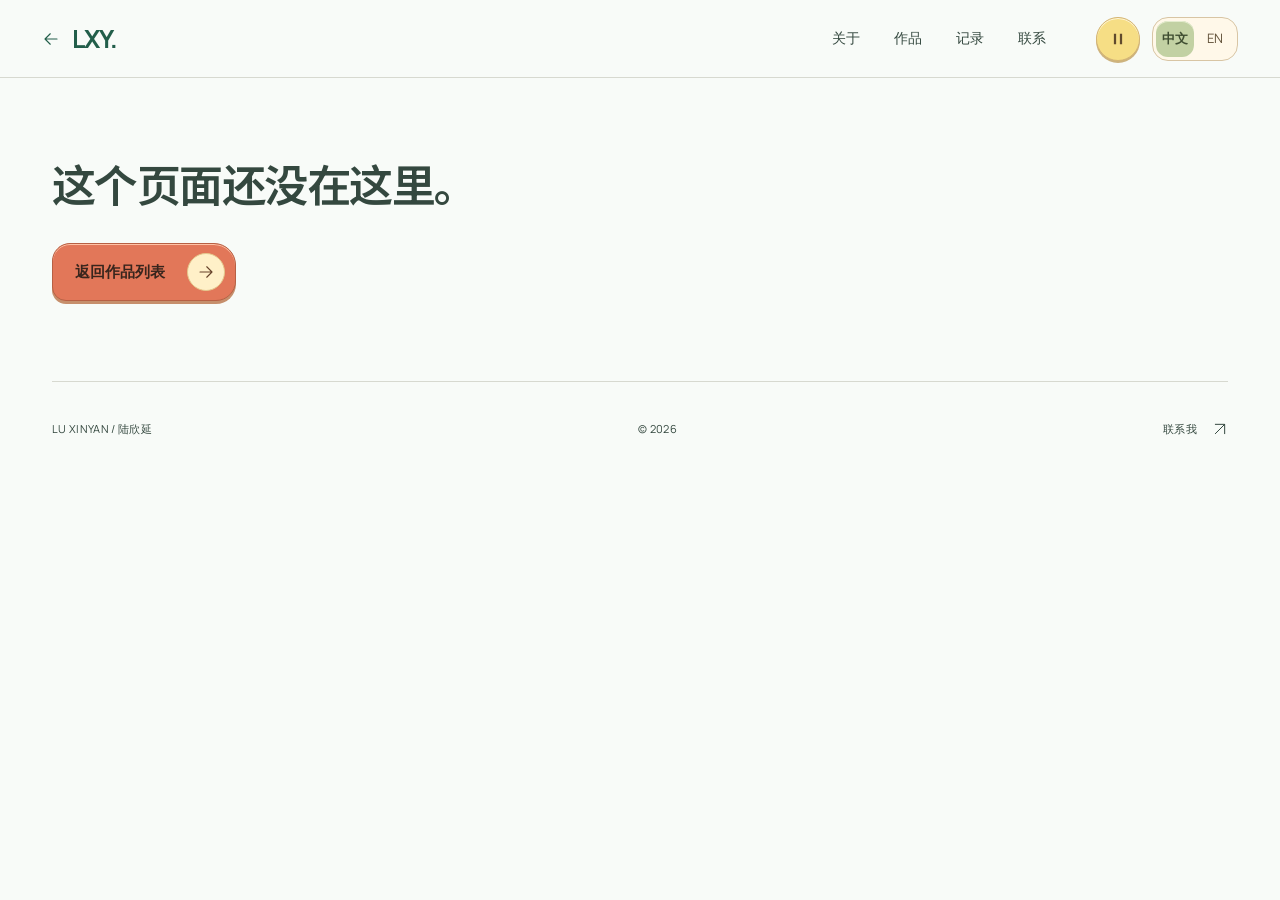
<file: index.html>
<!doctype html>
<html lang="zh-CN">
<head><meta charset="UTF-8"/><meta name="viewport" content="width=device-width, initial-scale=1.0"/><meta name="theme-color" content="#d8fff0"/><meta name="description" content="陆欣延的个人作品网站。产品与 AI 应用、交互与服务设计、AIGC 与视觉叙事。"/><title>陆欣延 · Lu Xinyan — 个人作品</title><link rel="icon" type="image/svg+xml" href="/favicon.svg"/>  <script type="module" crossorigin src="/assets/index-ClygX7f2.js"></script>
  <link rel="stylesheet" crossorigin href="/assets/index-DBmLnIkh.css">
</head>
<body><!-- THESIS: A kinetic personal portal whose navigation opens distinct pages. OWN-WORLD: luminous mint, green-black ink and moving silver reflections; open typography and precise circular controls. STORY: meet Lu Xinyan, turn through her work, read the evidence and contact her. FIRST VIEWPORT: a full-screen double lens with large silver LXY initials at centre, four readable surrounding page links and persistent language/motion controls. FORM: user-pinned Xiaoying reference, independent route architecture and artwork kaleidoscope; seed 0263ff10 acknowledged and overridden by explicit brief. FINISH: unreviewed and undocumented is unfinished; this build ends with the finish review, the verdict, DESIGN.md, and every shipping raster carrying its provenance --><div id="root"></div></body></html>
</file>
<file: assets/index-DBmLnIkh.css>
@font-face{font-family:Manrope;src:url(/assets/fonts/manrope-regular.ttf)format("truetype");font-display:swap;font-weight:200 500}@font-face{font-family:Manrope;src:url(/assets/fonts/manrope-bold.ttf)format("truetype");font-display:swap;font-weight:550 800}*{box-sizing:border-box}html{scroll-behavior:smooth;scroll-padding-top:110px}body{color:#152333;-webkit-font-smoothing:antialiased;background:#f5f6f8;margin:0;font-family:Manrope,PingFang SC,Microsoft YaHei,sans-serif;font-size:1rem;line-height:1.75}a{color:inherit;text-decoration:none}button{font:inherit;cursor:pointer}button,a{-webkit-tap-highlight-color:transparent}button:focus-visible,a:focus-visible{outline-offset:5px;outline:3px solid #214ce3}img{max-width:100%;display:block}button{color:inherit}h1,h2,h3,p,figure{margin:0}h1,h2,h3{text-wrap:balance;line-height:1.25}h1{letter-spacing:-.035em;font-size:clamp(2.875rem,5.7vw,5.125rem);font-weight:650}h1 em{color:#214ce3;font-style:normal}h2{letter-spacing:-.025em;font-size:clamp(1.875rem,3vw,2.625rem);font-weight:600}h3{font-size:1.4375rem;font-weight:600}.wrap{width:min(1280px,100% - 112px);margin-inline:auto}.site-header{z-index:20;background:#f5f6f8;justify-content:space-between;align-items:center;gap:24px;height:104px;padding-inline:56px;display:flex;position:relative}.brand{align-items:center;gap:14px;font-size:1rem;font-weight:600;line-height:1.3;display:flex}.brand small{letter-spacing:.14em;margin-top:5px;font-size:.625rem;display:block}.monogram{letter-spacing:-.04em;font-size:2.875rem;font-weight:650;line-height:1}.monogram>span{color:#214ce3}.site-header nav{gap:36px;margin-left:auto;margin-right:35px;display:flex}.site-header nav a{padding:10px 0;font-size:.9375rem;position:relative}.site-header nav a:after{content:"";transform-origin:0;background:#214ce3;width:100%;height:2px;transition:transform .25s;position:absolute;bottom:5px;left:0;transform:scaleX(0)}.site-header nav a:hover:after{transform:scaleX(1)}.language{background:0 0;border:1px solid #cbd0d8;border-radius:25px;padding:9px 16px;font-size:.8125rem}.language span{color:#8993a1;margin:0 6px}.hero{grid-template-columns:1.25fr 1fr;align-items:center;gap:5%;padding-top:42px;padding-bottom:82px;display:grid}.hero-copy{padding-block:15px}.hero-intro{color:#526072;max-width:450px;margin-top:32px;font-size:1.0625rem;line-height:1.95}.hero-actions{align-items:center;gap:32px;margin-top:36px;display:flex}.button{border:0;border-radius:50px;align-items:center;gap:30px;min-height:52px;padding:15px 24px;font-size:.9375rem;font-weight:550;transition:background .2s,transform .25s;display:inline-flex}.primary{color:#fff;background:#214ce3}.primary:hover{background:#1536b3;transform:translateY(-2px)}.text-link{border-bottom:1px solid #a4adba;align-items:center;gap:8px;padding-block:8px;font-size:.9375rem;display:inline-flex}.disciplines{color:#536172;flex-wrap:wrap;gap:8px 15px;margin-top:56px;font-size:.8125rem;display:flex}.disciplines span+span:before{content:"/";color:#9ba4af;margin-right:15px}.portrait-stage{background:#214ce3;border-radius:180px 180px 18px 18px;place-self:center end;width:100%;max-width:440px;padding:18px 18px 0;position:relative}.portrait-frame{border-radius:170px 170px 8px 8px;height:380px;overflow:hidden}.portrait-frame img{object-fit:cover;object-position:50% 43%;width:100%;height:100%}.portrait-stage figcaption{color:#fff;justify-content:space-between;align-items:center;padding:20px 8px 23px;font-size:.875rem;line-height:1.6;display:flex}.portrait-sign{letter-spacing:-.025em;font-size:1.6875rem;font-weight:300}.section-heading{justify-content:space-between;align-items:end;gap:24px;margin-bottom:35px;display:flex}.section-heading>span{letter-spacing:.12em;color:#637183;padding-bottom:5px;font-size:.75rem}.work-section{border-top:1px solid #d6dce4;padding-block:35px 80px}.initial-work{grid-template-columns:1.1fr 1fr;gap:32px;display:grid}.initial-work img{aspect-ratio:1.7;object-fit:cover;border-radius:16px}.initial-work h3{justify-content:space-between;margin-top:21px;display:flex}.initial-work p{color:#657181;margin-top:8px;font-size:.875rem}@media (width>=1700px){.hero{gap:10%}}@media (width<=850px){.wrap{width:calc(100% - 48px)}.site-header{height:86px;padding-inline:24px}.site-header nav{gap:20px;margin-right:5px}.hero{gap:24px;padding-top:28px;padding-bottom:55px}.portrait-frame{height:320px}.portrait-stage{padding:12px 12px 0}.portrait-sign{font-size:1.3125rem}.portrait-stage figcaption{padding:15px 4px;font-size:.75rem}.disciplines{margin-top:30px;font-size:.75rem}.hero-intro{font-size:1rem}.hero-actions{gap:20px}.button{gap:16px}}@media (width<=600px){.wrap{width:calc(100% - 40px)}.site-header{gap:12px;height:80px;padding-inline:20px}.brand{gap:10px;font-size:.875rem}.brand small{font-size:.5625rem}.monogram{font-size:2.25rem}.site-header nav{display:none}.language{margin-left:auto}.hero{grid-template-columns:1fr;gap:38px;padding-top:28px;padding-bottom:48px}.hero-copy{padding:0}h1{font-size:clamp(2.5rem,10.5vw,4rem);line-height:1.28}.hero-intro{margin-top:22px;font-size:1rem;line-height:1.9}.hero-actions{margin-top:26px}.disciplines{gap:8px 10px;margin-top:27px;font-size:.75rem}.disciplines span+span:before{margin-right:10px}.portrait-stage{border-radius:150px 150px 14px 14px;justify-self:center;width:82%;max-width:360px}.portrait-frame{border-radius:140px 140px 8px 8px;height:310px}.portrait-stage figcaption{padding:15px 8px;font-size:.8125rem}.portrait-sign{font-size:1.4375rem}.section-heading{flex-direction:column;align-items:start;gap:10px}.section-heading>span{font-size:.75rem}.initial-work{grid-template-columns:1fr;gap:32px}.initial-work img{aspect-ratio:1.5}.initial-work h3{font-size:1.3125rem}.work-section{padding-block:30px 60px}}@media (prefers-reduced-motion:reduce){html{scroll-behavior:auto}*,:before,:after{transition:none!important;animation:none!important}}:root{--ink:#152333;--blue:#214ce3;--muted:#58677a;--line:#d6dce4;--paper:#f5f6f8;--ease:cubic-bezier(.16,1,.3,1)}main:focus{outline:none}.skip-link{z-index:100;background:var(--blue);color:#fff;border-radius:8px;padding:10px 18px;position:fixed;top:12px;left:20px;transform:translateY(-150%)}.skip-link:focus{transform:none}.site-header{border-bottom:1px solid #0000;position:sticky;top:0}.site-header nav{margin-left:auto}.header-actions{align-items:center;gap:13px;display:flex}.language{white-space:nowrap;align-items:center;padding:4px 9px;display:flex}.language button{color:#627084;background:0 0;border:0;min-height:36px;padding:6px 3px;font-size:.8125rem;font-weight:400}.language button[aria-pressed=true]{color:#152333;font-weight:700}.language span{margin:0 6px}.menu-toggle{background:0 0;border:0;min-width:44px;min-height:44px;padding:8px;display:none}.work-controls{justify-content:space-between;align-items:center;gap:20px;margin-bottom:30px;display:flex}.filters{flex-wrap:wrap;gap:8px;display:flex}.filters button:hover{color:var(--ink);background:#e8ebf1}.filters button[aria-pressed=true]{background:var(--ink);color:#fff}.result-count{color:var(--muted);white-space:nowrap;font-size:.8125rem}.projects-grid{grid-template-columns:repeat(2,minmax(0,1fr));gap:48px 30px;display:grid}.project-card{min-width:0;display:block}.project-image{background:var(--stage);aspect-ratio:1.75;border-radius:16px;position:relative;overflow:hidden}.project-image>img{object-fit:cover;width:100%;height:100%;transition:transform .8s var(--ease);image-rendering:auto}.project-card:hover .project-image>img{transform:scale(1.035)}.project-W01 .project-image,.project-W02 .project-image{align-items:end;padding:30px 30px 0;display:flex}.project-W01 .project-image>img,.project-W02 .project-image>img{object-fit:cover;object-position:left top;border-radius:7px 7px 0 0;height:auto;min-height:88%;box-shadow:0 12px 30px #15233317}.project-P02 .project-image>img,.project-P03 .project-image>img,.project-P04 .project-image>img,.project-P05 .project-image>img,.project-P06 .project-image>img{object-fit:contain;align-self:center;height:auto}.project-P02 .project-image,.project-P03 .project-image,.project-P04 .project-image,.project-P05 .project-image,.project-P06 .project-image{align-items:center;padding:20px 0;display:flex}.project-open{width:42px;height:42px;color:var(--ink);opacity:0;transition:opacity .25s,transform .35s var(--ease);background:#fff;border-radius:50%;place-items:center;display:grid;position:absolute;bottom:16px;right:16px;transform:translateY(4px)}.project-card:hover .project-open,.project-card:focus-visible .project-open{opacity:1;transform:none}.project-info{padding-top:18px}.project-info>p{color:var(--muted);margin-bottom:9px;font-size:.8125rem}.project-info h3{letter-spacing:-.02em;font-size:clamp(1.3125rem,2.2vw,1.75rem);font-weight:550;line-height:1.4}.media-label{color:#fff;background:#152333e8;border-radius:25px;align-items:center;gap:6px;padding:6px 12px;font-size:.75rem;display:flex;position:absolute;bottom:15px;left:15px}.media-label svg{width:16px;height:16px}.portfolio-link{border-top:1px solid var(--line);justify-content:space-between;align-items:center;gap:24px;margin-top:56px;padding-top:30px;display:flex}.portfolio-link p{color:var(--muted);font-size:.9375rem}.portfolio-link a{white-space:nowrap}.about-section{background:#e9edf4;padding:90px 0 65px}.about-grid{grid-template-columns:1.1fr 1fr;gap:8%;display:grid}.about-heading h2{font-size:clamp(1.875rem,3vw,2.625rem);line-height:1.6}.about-heading h2 span{color:#667587}.about-heading>p{color:var(--muted);margin-top:25px;font-size:.875rem}.about-copy>p{font-size:1.0625rem;line-height:1.95}.about-copy>p+p{margin-top:18px}.education{flex-direction:column;gap:4px;margin:28px 0 20px;font-size:.875rem;line-height:1.9;display:flex}.education strong{font-size:1.0625rem}.education span{color:var(--muted)}.experience-list{border-top:1px solid #c9d2df;margin-top:65px}.experience{border-bottom:1px solid #c9d2df;grid-template-columns:1fr 1.5fr 2.5fr;gap:32px;padding:28px 0;display:grid}.experience-date{color:var(--muted);padding-top:5px;font-size:.8125rem}.experience h3{font-size:1.3125rem}.experience div>p{color:var(--muted);margin-top:7px;font-size:.875rem}.experience-text{color:#46566a;font-size:.9375rem;line-height:1.9}.skills-line{gap:48px;margin-top:35px;font-size:.875rem;display:flex}.skills-line>span{white-space:nowrap;color:var(--muted)}.skills-line>p{line-height:2}.journal-section{padding-block:100px}.journal-list{border-top:1px solid var(--line)}.journal-list>a,.journal-record{border-bottom:1px solid var(--line);grid-template-columns:100px 1fr 30px;align-items:center;gap:35px;padding:27px 0;display:grid}.journal-list time{color:var(--muted);font-variant-numeric:tabular-nums;font-size:.9375rem}.journal-list h3{font-size:1.25rem;font-weight:500;line-height:1.5;transition:color .2s}.journal-list p{color:var(--muted);margin-top:6px;font-size:.875rem}.journal-list>a:hover h3{color:var(--blue)}.journal-list>a>svg{transition:transform .25s var(--ease)}.journal-list>a:hover>svg{transform:translate(4px,-4px)}.contact-section{background:var(--blue);color:#fff;padding:72px 0 26px}.contact-heading{justify-content:space-between;align-items:center;gap:24px;display:flex}.contact-heading h2{font-size:clamp(2.5rem,5vw,4.25rem);font-weight:500;line-height:1.35}.contact-arrow{width:108px;height:108px;transition:background .3s,transform .4s var(--ease);border:1px solid #98afff;border-radius:50%;place-items:center;display:grid}.contact-arrow svg{width:55px;height:55px}.contact-arrow:hover{background:#ffffff14;transform:rotate(10deg)}.contact-details{flex-wrap:wrap;align-items:center;gap:45px;margin-top:44px;font-size:1.125rem;display:flex}.contact-details a{border-bottom:1px solid #8fa7fa;align-items:center;gap:10px;padding-bottom:3px;display:flex}.contact-details a:last-child{margin-left:auto;font-size:.9375rem}.footer-bottom{color:#e0e7ff;border-top:1px solid #6f8af1;justify-content:space-between;align-items:center;gap:24px;margin-top:74px;padding-top:23px;font-size:.8125rem;display:flex}.footer-bottom a{align-items:center;gap:8px;display:flex}.up-arrow{display:inline-flex;transform:rotate(-90deg)}.back-link{color:var(--muted);align-items:center;gap:10px;min-height:44px;font-size:.875rem;display:inline-flex}.back-arrow{display:inline-flex;transform:rotate(180deg)}.case{padding-top:32px;padding-bottom:70px}.case-intro{max-width:1000px;margin-top:32px}.case-discipline{color:var(--blue);margin-bottom:18px;font-size:.875rem}.case-intro h1{letter-spacing:-.035em;max-width:1100px;font-size:clamp(2.125rem,4.5vw,4rem);line-height:1.3}.case-summary{max-width:760px;color:var(--muted);margin-top:26px;font-size:1.25rem;line-height:1.9}.case-meta{border-block:1px solid var(--line);grid-template-columns:1.1fr 1fr 1.1fr;gap:30px;margin:36px 0 40px;padding:26px 0;display:grid}.case-meta dt{color:var(--muted);margin-bottom:8px;font-size:.8125rem}.case-meta dd{margin:0;font-size:.9375rem;line-height:1.8}.case-cover{border-radius:16px;padding:32px;overflow:hidden}.case-cover img{object-fit:contain;width:100%;height:auto;max-height:620px}.case-cover-W01,.case-cover-W02{padding:50px 60px 0}.case-sections{margin-top:70px}.case-section+.case-section{margin-top:80px}.case-section-copy{grid-template-columns:1fr 1.7fr;gap:7%;margin-bottom:30px;display:grid}.case-section-copy h2{letter-spacing:-.02em;font-size:1.75rem;line-height:1.5}.case-section-copy p{color:#435369;font-size:1.0625rem;line-height:2}.artwork-gallery,.screenshot-gallery{gap:30px;display:grid}.artwork-gallery figure>a{background:#e4e8ef;border-radius:10px;display:block;position:relative;overflow:hidden}.artwork-gallery img{width:100%;height:auto}.expand-art{background:#fff;border-radius:50%;padding:8px;display:flex;position:absolute;bottom:12px;right:12px}.artwork-gallery figcaption{color:var(--muted);justify-content:space-between;margin-top:9px;font-size:.75rem;display:flex}.artwork-gallery figcaption a{text-underline-offset:4px;font-size:.8125rem;text-decoration:underline}.screenshot-gallery img{border-radius:10px;width:100%;height:auto}.screenshot-gallery figcaption{color:var(--muted);justify-content:flex-end;gap:5px;margin-top:8px;font-size:.75rem;display:flex}.screenshot-gallery figcaption svg{width:15px;height:15px}.three-themes{grid-template-columns:repeat(3,1fr);gap:20px}.video-wrap{aspect-ratio:16/9;background:#152333;border-radius:14px;position:relative;overflow:hidden}.video-wrap video{object-fit:contain;background:#101826;width:100%;height:100%;display:block}.video-launch{color:#fff;background:#152333;border:0;width:100%;height:100%;padding:0;display:block;position:relative}.video-launch>img{object-fit:cover;opacity:.91;width:100%;height:100%}.play-control{white-space:nowrap;color:#152333;background:#fff;border-radius:50px;align-items:center;gap:10px;padding:15px 23px;font-size:.9375rem;transition:box-shadow .3s;display:flex;position:absolute;top:50%;left:50%;transform:translate(-50%,-50%);box-shadow:0 8px 30px #0003}.video-launch:hover .play-control{box-shadow:0 12px 45px #0006}.video-error{color:#fff;background:#152333;flex-wrap:wrap;justify-content:center;align-items:center;gap:15px;padding:40px;display:flex;position:absolute;inset:0}.video-error button,.video-error a{color:#152333;background:#fff;border:0;border-radius:6px;padding:10px 18px}.reserved{color:#324a67;background:#eaf0f8;border:1px dashed #aeb9cc;border-radius:12px;align-items:center;gap:24px;margin-top:35px;padding:30px;display:flex}.reserved h3{margin-bottom:7px;font-size:1.25rem}.reserved p{color:#536a86;font-size:.9375rem;line-height:1.85}.reserved-icon{color:#617ca0;display:flex}.pending-label{white-space:nowrap;color:#526c8e;background:#dfe7f3;border-radius:30px;margin-left:auto;padding:5px 11px;font-size:.8125rem}.case-film>.reserved{margin-top:24px}.workflow-map{border-block:1px solid var(--line);grid-template-columns:repeat(4,1fr);gap:30px;margin-top:50px;padding-block:25px;display:grid}.workflow-map>div{position:relative}.workflow-map span{color:var(--blue);font-variant-numeric:tabular-nums;font-size:.8125rem}.workflow-map h3{margin-top:10px;font-size:1.1875rem}.workflow-map svg{color:#718097;position:absolute;top:10px;right:0}.publisher-list{grid-template-columns:repeat(4,1fr);gap:25px;margin-top:35px;display:grid}.publisher-list>div{border-top:1px solid #aab9ce;justify-content:space-between;align-items:baseline;gap:10px;padding:20px 0;display:flex}.publisher-list>div>span{font-size:1.0625rem}.publisher-list strong{letter-spacing:-.03em;font-size:2.25rem;font-weight:500}.publisher-list small{color:var(--muted);margin-left:7px;font-size:.8125rem;font-weight:400}.work-samples{margin-top:70px}.work-samples>h2{font-size:1.875rem}.work-samples>p{color:var(--muted);max-width:720px;margin-top:15px;font-size:1rem}.sample-grid{grid-template-columns:1fr 1fr;gap:30px;margin-top:28px;display:grid}.sample-grid h3{margin-bottom:15px;font-size:1.125rem}.sample-grid .play-control{padding:11px 19px;font-size:.875rem}.external-prototype{margin-top:40px}.case-download{border-block:1px solid var(--line);justify-content:space-between;align-items:center;gap:20px;margin-top:60px;padding-block:24px;display:flex}.case-download>p{color:var(--muted);font-size:.9375rem}.next-project{grid-template-columns:1fr 65px;gap:15px 40px;margin-top:70px;padding:25px 0;display:grid}.next-project>span{color:var(--muted);grid-column:1;font-size:.875rem}.next-project h2{grid-area:2/1;font-size:2.125rem}.next-project>svg{width:46px;height:46px;transition:transform .3s var(--ease);grid-area:1/2/3;align-self:center}.next-project:hover>svg{transform:translate(8px)}.not-found{padding-block:80px}.not-found h1{margin-bottom:30px;font-size:2.75rem}.resume{max-width:980px;padding-bottom:80px}.resume-tools{justify-content:space-between;align-items:center;margin:25px 0 60px;display:flex}.resume h1{font-size:3.25rem}.resume-top{border-bottom:2px solid var(--ink);padding-bottom:30px}.resume-top p{margin-top:15px}.resume section{margin-top:38px}.resume h2{color:var(--blue);margin-bottom:20px;font-size:1.5625rem}.resume h3{font-size:1.1875rem;line-height:1.55}.resume p,.resume li{font-size:.9375rem;line-height:1.9}.resume-job{margin-top:27px}.resume-job .muted{color:var(--muted);margin:5px 0 10px;font-size:.8125rem}.resume ul{padding-left:22px}.resume-top a{white-space:nowrap}::-webkit-scrollbar{width:9px;height:7px}::-webkit-scrollbar-thumb{background:#a9b6cc;border:2px solid #f5f6f8;border-radius:8px}a{text-underline-offset:5px}@keyframes scene-out{to{opacity:0}}@keyframes scene-in{0%{opacity:.65;clip-path:inset(0 0 2%)}to{opacity:1;clip-path:inset(0)}}@media (width>=1600px){.site-header{padding-inline:max(56px,50vw - 640px)}}@media (width<=1000px){.projects-grid{gap:38px 24px}.project-card:nth-child(4n+2){padding-top:45px}.work-controls{align-items:start}.filters{gap:5px}.filters button{padding:9px 12px;font-size:.8125rem}.result-count{padding-top:12px}.experience{grid-template-columns:.8fr 1.3fr 2fr;gap:24px}.experience-text{font-size:.875rem}.about-grid{gap:40px}.about-copy>p{font-size:1rem}.contact-details{gap:25px;font-size:1rem}.case-section-copy{grid-template-columns:1fr 1.6fr;gap:35px}.case-meta{gap:22px}.case-cover-W01,.case-cover-W02{padding:25px 25px 0}.case-summary{font-size:1.125rem}}@media (width<=750px){.site-header nav{gap:17px;margin-right:0}.site-header nav a{font-size:.875rem}.work-controls{flex-wrap:wrap;gap:8px}.filters{scrollbar-width:thin;flex-wrap:nowrap;max-width:100%;padding:4px 0 8px;overflow-x:auto}.filters button{white-space:nowrap;font-size:.875rem}.result-count{display:none}.projects-grid{gap:32px 22px}.project-card:nth-child(4n+2){padding-top:32px}.project-info h3{font-size:1.375rem}.project-W01 .project-image,.project-W02 .project-image{padding:15px 15px 0}.about-grid{grid-template-columns:1fr;gap:30px}.about-heading h2{font-size:2.125rem;line-height:1.5}.about-heading>p{margin-top:15px}.about-copy{max-width:620px}.experience-list{margin-top:45px}.experience{grid-template-columns:130px 1fr;gap:15px 24px}.experience-text{grid-column:2}.experience-date{grid-row:1/3}.skills-line{gap:25px}.journal-list>a,.journal-record{grid-template-columns:65px 1fr 24px;gap:20px}.journal-list h3{font-size:1.125rem}.contact-details{flex-direction:column;align-items:flex-start;gap:15px}.contact-details a:last-child{margin-left:0}.case-meta{grid-template-columns:1fr 1fr}.case-meta>div:last-child{grid-column:1/-1}.case-section-copy{grid-template-columns:1fr;gap:18px}.case-section-copy h2{font-size:1.625rem}.case-section-copy p{font-size:1rem}.case-sections{margin-top:45px}.case-section+.case-section{margin-top:50px}.reserved{flex-wrap:wrap;gap:16px;padding:22px}.reserved>div:nth-child(2){flex:1;min-width:180px}.pending-label{margin-left:46px}.workflow-map{grid-template-columns:1fr 1fr;row-gap:30px}.workflow-map>div:nth-child(2)>svg{display:none}.publisher-list{grid-template-columns:1fr 1fr}.sample-grid,.three-themes{grid-template-columns:1fr}.footer-bottom>span:nth-child(2){display:none}}@media (width<=600px){.site-header{border-bottom:1px solid #e3e7ee}.site-header nav{background:var(--paper);border-bottom:1px solid var(--line);width:100%;margin:0;padding:12px 20px 25px;display:none;position:absolute;top:79px;left:0;box-shadow:0 20px 30px #17263b12}.site-header nav.is-open{grid-template-columns:1fr 1fr;gap:4px 20px;display:grid}.site-header nav a{min-height:48px;padding:12px 8px;font-size:1rem}.site-header nav a:after{display:none}.header-actions{gap:4px;margin-left:auto}.language{padding:3px 7px;font-size:.8125rem}.language button{font-size:.75rem}.language span{margin-inline:3px}.menu-toggle{justify-content:center;align-items:center;display:flex}.hero-actions{gap:24px}.hero-actions .button{gap:14px;padding:14px 22px;font-size:.875rem}.hero-actions .text-link{font-size:.875rem}.hero .disciplines{font-size:.75rem}.section-heading{gap:10px;margin-bottom:21px}.section-heading h2{font-size:1.875rem}.section-heading>span{font-size:.75rem}.work-controls{margin-bottom:20px;margin-inline:-2px}.filters{gap:4px}.filters button{min-height:44px;padding-inline:14px;font-size:.8125rem}.projects-grid{grid-template-columns:1fr;gap:34px}.project-card:nth-child(4n+2){padding-top:0}.project-image{aspect-ratio:1.6;border-radius:12px}.project-info{padding-top:14px}.project-info>p{margin-bottom:7px;font-size:.75rem}.project-info h3{font-size:1.375rem;line-height:1.5}.project-open{opacity:1;width:36px;height:36px;bottom:12px;right:12px;transform:none}.media-label{font-size:.75rem}.portfolio-link{flex-direction:column;align-items:start;gap:14px;margin-top:36px;padding-top:24px}.portfolio-link p{font-size:.875rem}.about-section{padding:55px 0 45px}.about-heading h2{font-size:1.875rem;line-height:1.55}.about-heading>p{font-size:.8125rem}.about-grid{gap:22px}.about-copy>p{font-size:1rem}.education{margin-top:25px;font-size:.8125rem}.education strong{font-size:1rem}.experience{grid-template-columns:1fr;gap:10px;padding:25px 0}.experience-date{grid-row:auto;font-size:.75rem}.experience-text{grid-column:1;margin-top:4px;font-size:.9375rem}.experience h3{font-size:1.25rem}.experience div>p{margin-top:5px;font-size:.875rem}.skills-line{flex-direction:column;gap:10px;font-size:.875rem}.journal-section{padding-block:60px}.journal-list>a,.journal-record{grid-template-columns:45px 1fr 20px;gap:15px;padding-block:23px}.journal-list time{align-self:start;padding-top:4px;font-size:.8125rem}.journal-list h3{font-size:1.0625rem;line-height:1.6}.journal-list p{font-size:.8125rem}.journal-list svg{width:20px}.contact-section{padding-top:48px}.contact-heading h2{font-size:2.5rem}.contact-arrow{flex-shrink:0;width:66px;height:66px}.contact-arrow svg{width:34px;height:34px}.contact-details{overflow-wrap:anywhere;gap:18px;margin-top:30px;font-size:1rem}.contact-details a{max-width:100%;font-size:1rem}.footer-bottom{gap:15px;margin-top:46px;font-size:.75rem}.footer-bottom a{white-space:nowrap}.case{padding-top:17px;padding-bottom:45px}.case-intro{margin-top:25px}.case-discipline{margin-bottom:13px;font-size:.8125rem}.case-intro h1{font-size:2.125rem;line-height:1.4}.case-summary{margin-top:20px;font-size:1.0625rem;line-height:1.9}.case-meta{grid-template-columns:1fr;gap:20px;margin:27px 0;padding-block:22px}.case-meta>div:last-child{grid-column:1}.case-meta dt{margin-bottom:4px;font-size:.75rem}.case-meta dd{font-size:.875rem}.case-cover{border-radius:10px;padding:15px}.case-cover-W01,.case-cover-W02{padding:15px 15px 0}.case-section-copy{margin-bottom:22px}.case-section-copy h2{font-size:1.5625rem}.case-section-copy p{line-height:1.95}.artwork-gallery,.screenshot-gallery{gap:25px}.artwork-gallery figure>a{border-radius:8px}.artwork-gallery img{object-fit:contain;background:var(--paper);min-height:150px}.expand-art{padding:5px;bottom:8px;right:8px}.expand-art svg{width:17px;height:17px}.artwork-gallery figcaption{font-size:.75rem}.video-wrap{border-radius:10px}.play-control{gap:7px;padding:13px 19px;font-size:.875rem}.reserved{border-radius:10px;gap:14px;margin-top:30px;padding:20px 16px}.reserved h3{font-size:1.1875rem}.reserved p{font-size:.875rem}.pending-label{margin-left:44px;font-size:.75rem}.reserved-icon{align-self:start;margin-top:1px}.workflow-map{gap:25px 20px;margin-top:30px;padding-block:22px}.workflow-map h3{font-size:1.0625rem}.workflow-map svg{width:18px;top:9px;right:2px}.publisher-list{gap:15px 24px}.publisher-list strong{font-size:1.875rem}.publisher-list>div>span{font-size:1rem}.work-samples{margin-top:45px}.work-samples>h2{font-size:1.625rem;line-height:1.5}.work-samples>p{font-size:.9375rem}.sample-grid{gap:24px}.case-download{flex-direction:column;align-items:start;gap:10px;margin-top:40px}.next-project{grid-template-columns:1fr 35px;gap:12px 20px;margin-top:40px}.next-project h2{font-size:1.625rem;line-height:1.5}.next-project>svg{width:32px;height:32px}.resume-tools{gap:16px;margin-bottom:35px}.resume-tools .button{gap:0;padding:12px 16px;font-size:.8125rem}.resume h1{font-size:2.625rem}.resume h2{font-size:1.5625rem}.resume h3{font-size:1.125rem}.resume p,.resume li{font-size:.9375rem}.resume-top p{overflow-wrap:anywhere}.not-found{padding-block:50px}.not-found h1{font-size:2rem}}@media (hover:none){.project-open{opacity:1;transform:none}}@media print{@page{margin:18mm}.site-header,.contact-section,.skip-link,.resume-tools{display:none!important}body{color:#111;font-size:11pt;background:#fff!important}.wrap{width:100%;max-width:none}.resume{padding:0}.resume h1{font-size:28pt}.resume h2{font-size:16pt}.resume h3{font-size:12pt}.resume p,.resume li{font-size:10pt}.resume section{margin-top:22px}.resume-job{break-inside:avoid;margin-top:18px}.resume-top{padding-bottom:20px}a{color:inherit}.resume h2,.resume h3{break-after:avoid}}.language button{min-height:40px;font-size:.875rem}.brand small{font-size:.625rem}.case-discipline{margin-bottom:18px}@media (width<=360px){.brand small{display:none}.brand{gap:7px}.language{padding-inline:6px}.header-actions{gap:0}}.case-discipline{margin-top:22px;margin-bottom:0}.portrait-stage figcaption{flex-wrap:wrap;gap:15px}.portrait-sign{white-space:nowrap}.project-W02 .project-image{align-items:center;padding:28px}.workflow-cover{color:#243967;background:#fafbff;border-radius:10px;align-self:center;width:100%;padding:23px 25px}.flow-cover-title{justify-content:space-between;align-items:center;gap:15px;font-size:19px;font-weight:600;display:flex}.flow-cover-title small{color:#5c7094;font-size:12px;font-weight:400}.flow-source{text-align:center;background:#edf3ff;border:1px solid #b0c4ee;border-radius:7px;width:160px;max-width:85%;margin:24px auto 0;padding:8px;font-size:14px;position:relative}.flow-source:after{content:"";border-left:1px solid #a9bde6;height:18px;position:absolute;top:100%;left:50%}.flow-branches{gap:15px;margin-top:17px;padding-top:18px;display:flex;position:relative}.flow-branches:before{content:"";border-top:1px solid #a9bde6;position:absolute;top:0;left:16%;right:16%}.flow-branches>span{text-align:center;background:#e2eaff;border-radius:7px;flex:1;padding:10px 4px;font-size:14px;position:relative}.flow-branches>span:before{content:"";border-left:1px solid #a9bde6;height:18px;position:absolute;bottom:100%;left:50%}.flow-delivery{text-align:center;color:#5c7094;margin-top:22px;font-size:12px}@media (width<=1000px){.project-W02 .project-image,.workflow-cover{padding:18px}.flow-cover-title{font-size:16px}.flow-source{margin-top:15px;padding:6px}.flow-delivery{margin-top:14px}.flow-branches{gap:8px}.flow-branches>span{padding:6px 4px;font-size:13px}}@media (width<=600px){.project-W02 .project-image{aspect-ratio:1.5}.workflow-cover{padding:20px}.flow-cover-title{font-size:17px}.flow-source{font-size:13px}.flow-delivery{font-size:11px}.case-discipline{margin-top:17px}.brand small{font-size:.75rem}}h1,h2,h3{font-family:Manrope,LX Sans SC,PingFang SC,Microsoft YaHei,sans-serif}.project-info>p{margin-top:9px;margin-bottom:0}.next-project h2{grid-row:1}.next-project>span{grid-row:2}.flow-delivery{font-size:.75rem}::view-transition-old(root){animation-fill-mode:both}::view-transition-new(root){animation-fill-mode:both}@media (prefers-reduced-motion:reduce){::view-transition-group(*){animation:none!important}::view-transition-old(*){animation:none!important}::view-transition-new(*){animation:none!important}}@font-face{font-family:LX Sans SC;font-style:normal;font-weight:600;font-display:swap;src:url(/assets/fonts/lx-sans-sc-0.woff2)format("woff2");unicode-range:U+3001,U+3002,U+300A,U+300B,U+4E00,U+4E09,U+4E0A,U+4E0B,U+4E0D,U+4E0E,U+4E13,U+4E16,U+4E1A,U+4E24,U+4E2A,U+4E2D,U+4E32,U+4E3A,U+4E3B,U+4E3E,U+4E48,U+4E49,U+4E4B,U+4E50,U+4E5F,U+4E60,U+4E61,U+4E66,U+4E86,U+4E8B,U+4E8E,U+4E92,U+4E9B,U+4EA4,U+4EA7,U+4EBA,U+4EC0,U+4ECA,U+4ECE,U+4ED8,U+4EE3,U+4EE5,U+4EEC,U+4EF6,U+4EFB,U+4EFD,U+4F1A,U+4F20,U+4F38,U+4F4D,U+4F4F,U+4F53,U+4F55,U+4F5C,U+4F60,U+4F7F,U+4F8B,U+4F9D,U+4FDD,U+4FE1,U+4FEE,U+505A,U+505C,U+5076,U+50CF,U+5143,U+5145,U+5146,U+5148,U+5149,U+5154,U+5165,U+5168,U+516C,U+516D,U+5170,U+5171,U+5173,U+5177,U+5185,U+518D,U+5199,U+51FA,U+51FB,U+5206,U+5207,U+5212,U+5217,U+5219,U+521B,U+5229,U+522B,U+5230,U+5236,U+524D,U+5267,U+526A,U+529F,U+52A0,U+52A1,U+52A8,U+52BF,U+5305,U+5316,U+534E,U+534F,U+5355,U+535C,U+5361,U+5370,U+5386,U+539F,U+53A8,U+53C2,U+53CA,U+53CD,U+53D1,U+53D6,U+53D8,U+53D9,U+53E0,U+53E3,U+53E4,U+53E6,U+53EA,U+53EF,U+53F0,U+53F6,U+5404,U+5408,U+540C,U+540D,U+540E,U+5411,U+5426,U+5427,U+542B,U+542C,U+542F,U+5448,U+5458,U+5468,U+5473,U+548C,U+54C1,U+54CD,U+54EA,U+5546,U+56DB,U+56DE,U+56F4,U+56FD,U+56FE,U+5728,U+5730,U+573A,U+578B,U+5806,U+5883,U+5904,U+590D,U+591A,U+5927,U+5931,U+5934,U+5947,U+594F,U+5956,U+5957,U+597D,U+5982,U+59CB,U+5A92,U+5B50,U+5B57,U+5B58,U+5B63,U+5B66,U+5B75,U+5B83,U+5B88,U+5B8C,U+5B9A,U+5B9E,U+5BA1,U+5BA2,U+5BB6,U+5BB9,U+5BDF,U+5BF9,U+5BFC,U+5C01,U+5C06,U+5C0F,U+5C1D,U+5C40,U+5C4A,U+5C55,U+5C71,U+5DE5,U+5DEE,U+5DF2,U+5E03,U+5E08,U+5E26,U+5E38,U+5E55,U+5E73,U+5E74,U+5E76,U+5E7B,U+5E8F,U+5E94,U+5EF6,U+5EFA,U+5F00,U+5F02,U+5F0F,U+5F15,U+5F53}@font-face{font-family:LX Sans SC;font-style:normal;font-weight:600;font-display:swap;src:url(/assets/fonts/lx-sans-sc-1.woff2)format("woff2");unicode-range:U+5F55,U+5F62,U+5F71,U+5F84,U+5F85,U+5F97,U+5FAA,U+5FAE,U+5FB7,U+5FC3,U+5FEB,U+5FF5,U+6001,U+601D,U+6027,U+606F,U+60C5,U+60F3,U+610F,U+611F,U+620F,U+6210,U+6211,U+6216,U+6237,U+623F,U+6240,U+624B,U+6253,U+6279,U+627F,U+6280,U+628A,U+6293,U+6296,U+62A4,U+62BD,U+62C6,U+62CD,U+62D6,U+62E5,U+62E9,U+62EC,U+62FF,U+6301,U+6309,U+6362,U+636E,U+6392,U+63A2,U+63A5,U+63CF,U+642D,U+6444,U+6491,U+64AD,U+64CD,U+64CE,U+652F,U+6536,U+6539,U+653E,U+6545,U+6548,U+6559,U+6570,U+6574,U+6587,U+6599,U+65B0,U+65B9,U+65C5,U+65CB,U+65E5,U+65E9,U+660E,U+662F,U+663E,U+6666,U+666F,U+6670,U+667A,U+6682,U+6696,U+6697,U+6700,U+6709,U+670D,U+671F,U+6728,U+672C,U+672F,U+673A,U+6750,U+675F,U+6761,U+6765,U+676F,U+677F,U+6781,U+6784,U+6790,U+6797,U+679C,U+67E5,U+6807,U+6821,U+6837,U+6838,U+683C,U+6848,U+6863,U+68A6,U+68B3,U+68C0,U+6982,U+6A21,U+6B21,U+6B22,U+6B23,U+6B65,U+6BB5,U+6BCF,U+6BD4,U+6BD5,U+6C42,U+6C5F,U+6CA1,U+6CB9,U+6CBF,U+6CD5,U+6CE8,U+6D41,U+6D4F,U+6D59,U+6D6E,U+6DB5,U+6DF7,U+6E05,U+6E29,U+6E38,U+6E90,U+6F14,U+6F2B,U+706F,U+70B9,U+70F9,U+7136,U+7164,U+7167,U+7236,U+7247,U+7248,U+724C,U+7269,U+72B6,U+72EC,U+73A9,U+73AF,U+73B0,U+7406,U+751F,U+7528,U+7535,U+753B,U+754C,U+7559,U+7684,U+76CA,U+76CF,U+76D6,U+76EE,U+76F4,U+76F8,U+770B,U+771F,U+773C,U+77E5,U+77ED,U+7814,U+786E,U+793A,U+793E,U+79BB,U+79CD,U+79D1,U+79D2,U+79EF,U+79FB,U+7A0B,U+7A33,U+7A76,U+7A7A,U+7A7F,U+7ACB,U+7AD9,U+7ADE,U+7AE0,U+7B2C,U+7B49,U+7B56,U+7B80,U+7BA1,U+7BB1,U+7BC7,U+7C73,U+7C7B,U+7CFB,U+7D20,U+7D22,U+7EA2,U+7EA6,U+7EA7,U+7EB3,U+7EBF,U+7EC4,U+7EC6,U+7EC7,U+7EC8,U+7ECF}@font-face{font-family:LX Sans SC;font-style:normal;font-weight:600;font-display:swap;src:url(/assets/fonts/lx-sans-sc-2.woff2)format("woff2");unicode-range:U+7ED3,U+7ED5,U+7ED8,U+7EDC,U+7EDF,U+7EE7,U+7EEA,U+7EED,U+7EF4,U+7F51,U+7F6E,U+7FFB,U+8003,U+8005,U+800C,U+804A,U+8054,U+80B2,U+80CC,U+80FD,U+811A,U+81EA,U+81F3,U+81F4,U+822A,U+8272,U+827A,U+8282,U+8303,U+8349,U+8363,U+83B7,U+83DC,U+8425,U+843D,U+84DD,U+85CF,U+878D,U+884C,U+8854,U+8865,U+8868,U+88C5,U+8981,U+8986,U+89C1,U+89C2,U+89C4,U+89C6,U+89C8,U+89C9,U+89D2,U+89E3,U+89E6,U+8A00,U+8A89,U+8BA1,U+8BA4,U+8BA9,U+8BAE,U+8BB0,U+8BB2,U+8BBE,U+8BC1,U+8BC4,U+8BC6,U+8BD1,U+8BD5,U+8BE6,U+8BED,U+8BF4,U+8BF7,U+8BFB,U+8C03,U+8C1C,U+8D1F,U+8D23,U+8D25,U+8D28,U+8D2F,U+8D44,U+8D5B,U+8D70,U+8D77,U+8DEF,U+8DF3,U+8DF5,U+8E2A,U+8F6C,U+8F7D,U+8F83,U+8F85,U+8F91,U+8F93,U+8FB9,U+8FBE,U+8FC7,U+8FCE,U+8FD0,U+8FD4,U+8FD8,U+8FD9,U+8FDB,U+8FDE,U+8FF0,U+8FFD,U+9000,U+9009,U+9010,U+9014,U+901A,U+9020,U+903B,U+9053,U+90A3,U+90AE,U+90E8,U+914D,U+91CC,U+91CD,U+91CF,U+949F,U+94B1,U+94FE,U+9500,U+952E,U+955C,U+957F,U+95ED,U+95EE,U+95F4,U+95F9,U+9605,U+9614,U+9636,U+9645,U+9646,U+964D,U+968F,U+96C6,U+9700,U+9752,U+9762,U+97F3,U+9875,U+9879,U+987A,U+987D,U+9884,U+9891,U+9898,U+989C,U+98CE,U+98DF,U+996A,U+9988,U+9996,U+9A8C,U+9AD8,U+9F50,U+9F99,U+FF08,U+FF09,U+FF0C,U+FF1A,U+FF1B}:root{--paper:#f8fbf8;--ink:#34483f;--muted:#607167;--blue:#225e4a;--line:#d7d9d0;--ease:cubic-bezier(.16,1,.3,1);--lightningcss-light:initial;--lightningcss-dark: ;color-scheme:light}body{background:var(--paper);color:var(--ink)}html{scroll-behavior:auto}h1,h2,h3{text-wrap:balance;font-weight:600}a,button{-webkit-tap-highlight-color:transparent}a:focus-visible,button:focus-visible{outline-offset:6px;outline:2px solid #116147}::selection{color:#effff7;background:#204d3d}::-webkit-scrollbar-track{background:#f8f7f3}::-webkit-scrollbar-thumb{background:#8c9a8e;border-color:#f8f7f3}.wrap{width:calc(100% - 104px);max-width:1320px;margin-inline:auto}.button{border-radius:0}.primary{background:var(--ink);color:#effff7}.primary:hover{background:#2c6551}.text-link{color:var(--ink)}.skip-link{z-index:120}.portal-root{--paper:#dcfff2;--ink:#183e33;--muted:#4b7064;--line:#a4cdbc;background:#374c43;min-height:100svh}.inner-root{background:var(--paper);min-height:100svh;color:var(--ink)}.portal-header{z-index:30;border-bottom:1px solid #accfbd80;justify-content:space-between;align-items:center;gap:25px;height:78px;padding:0 42px;display:flex;position:relative}.portal-header.on-portal{color:#e6fff2;border:0;position:absolute;inset:0 0 auto}.portal-brand{letter-spacing:-.04em;flex-shrink:0;align-items:center;gap:12px;font-size:25px;font-weight:800;display:flex}.portal-brand svg{width:18px}.brand-dot{color:#558c77}.on-portal .brand-dot{color:#b4e9d5}.inner-nav{align-items:center;gap:34px;margin-left:auto;margin-right:25px;display:flex}.inner-nav a{padding:10px 0;font-size:14px;position:relative}.inner-nav a[aria-current]:after{content:"";background:currentColor;width:100%;height:1px;position:absolute;bottom:3px;left:0}.inner-nav a:hover{color:#128262}.portal-tools{flex-shrink:0;align-items:center;gap:22px;display:flex}.portal-tools .language{color:inherit;background:0 0;border:none;border-radius:0;padding:0}.portal-tools .language button{color:inherit;opacity:.65;background:0 0;min-width:35px;font-size:13px}.portal-tools .language button[aria-pressed=true]{opacity:1;font-weight:700}.portal-tools .language span{opacity:.5;margin-inline:3px;font-size:12px}.motion-toggle{min-height:44px;color:inherit;cursor:pointer;background:0 0;border:none;justify-content:center;align-items:center;gap:7px;padding:0;font-size:11px;display:flex}.motion-toggle:disabled{opacity:.7;cursor:default}.motion-toggle:hover{opacity:.7}.portal-menu{display:none}.portal-home{isolation:isolate;color:#183e33;height:100svh;min-height:660px;position:relative;overflow:hidden}.lens-surface{z-index:-1;position:absolute;inset:0}.lens-surface canvas{width:100%;height:100%;display:block}.lens-fallback{background:radial-gradient(#ebfff7,#c6eddf);border:13px solid #b6cdc2;border-radius:45%;position:absolute;inset:13% 5%;box-shadow:inset 0 8px 22px #20483860,0 14px 24px #192f2550}.portal-identity{text-align:center;pointer-events:none;width:45%;max-width:550px;position:absolute;top:54%;left:50%;transform:translate(-50%,-50%)}.chrome-mark{filter:drop-shadow(0 12px 12px #58857520);-webkit-user-select:none;user-select:none;width:82%;height:auto;margin:0 auto 18px;animation:7.8s ease-in-out infinite mark-float;display:block}.chrome-stars{pointer-events:none;-webkit-user-select:none;user-select:none;position:absolute;inset:0}.chrome-star{width:var(--star-size);rotate:var(--star-tilt);animation:chrome-drift var(--star-period) ease-in-out infinite;animation-delay:var(--star-phase);display:block;position:absolute}.chrome-star img{width:100%;height:auto;animation:chrome-rock calc(var(--star-period) * 1.5) ease-in-out infinite;animation-delay:var(--star-phase);filter:drop-shadow(3px 8px 7px #294c3b26);display:block}.star-0{--star-size:78px;--star-tilt:-18deg;--star-period:9s;--star-phase:-2s;top:68%;left:21%}.star-1{--star-size:102px;--star-tilt:16deg;--star-period:11s;--star-phase:-6s;top:65%;right:24%}.star-2{--star-size:44px;--star-tilt:28deg;--star-period:8s;--star-phase:-4s;top:19%;left:47%}.star-3{--star-size:36px;--star-tilt:-12deg;--star-period:10s;--star-phase:-7s;top:33%;right:17%}@keyframes chrome-drift{0%,to{transform:translateY(0)}50%{transform:translateY(-12px)}}@keyframes chrome-rock{0%,to{transform:perspective(420px)rotateY(-12deg)rotate(-7deg)}50%{transform:perspective(420px)rotateY(16deg)rotate(9deg)}}.portal-identity h1{letter-spacing:.16em;margin-top:1px;font-size:30px;font-weight:500;line-height:1.4}.portal-identity p{letter-spacing:.1em;margin-top:15px;font-size:12px;line-height:1.8}.orbit-link{z-index:2;min-width:134px;transition:background .3s,transform .5s var(--ease);border-radius:2px;flex-direction:column;align-items:flex-start;gap:8px;padding:14px 18px;display:flex;position:absolute}.orbit-link:hover{background:#eafff794;transform:translateY(-5px)}.orbit-en{letter-spacing:.09em;font-size:20px;font-weight:600}.orbit-label{justify-content:space-between;align-items:center;gap:26px;font-size:13px;display:flex}.orbit-label svg{width:17px;height:17px;transition:transform .35s var(--ease)}.orbit-link:hover svg{transform:translate(3px,-3px)}.orbit-0{top:20%;left:26%}.orbit-1{top:49%;left:14%}.orbit-2{top:49%;right:12%}.orbit-3{top:20%;right:23%}.portal-bottom{color:#d6f1e2;letter-spacing:.05em;justify-content:space-between;align-items:center;gap:20px;font-size:12px;display:flex;position:absolute;bottom:22px;left:42px;right:42px}.portal-bottom>a{align-items:center;gap:10px;min-height:44px;display:flex}.portal-bottom svg{width:17px}.on-portal a:focus-visible,.on-portal button:focus-visible,.portal-bottom a:focus-visible{outline-color:#dffff2}.portal-identity h1:lang(en){letter-spacing:.015em}.orbital-nav .orbit-label{font-family:Manrope,LX Sans SC,PingFang SC,sans-serif}.kinetic-work{isolation:isolate;height:calc(100svh - 78px);min-height:600px;max-height:980px;position:relative;overflow:hidden}.kinetic-title{z-index:3;width:27%;max-width:330px;position:absolute;top:17%;left:4.1%}.kinetic-title h1{letter-spacing:-.035em;font-size:clamp(30px,3.1vw,49px);line-height:1.25}.kinetic-title>p{max-width:240px;color:var(--muted);margin-top:18px;font-size:12px;line-height:1.8}.kaleidoscope{aspect-ratio:1;width:min(54vw,100svh - 150px,650px);position:absolute;top:47%;left:50%;transform:translate(-50%,-50%)}.kaleido-art{position:absolute;inset:0}.kaleido-ring{animation:95s linear infinite kaleido-clockwise;position:absolute;inset:0}.kaleido-piece{transform:rotate(var(--turn));clip-path:ellipse(17% 29% at 50% 30%);position:absolute;inset:0}.kaleido-piece>div{background-image:var(--art);filter:saturate(.9);background-position:50%;background-size:130%;transition:background-image .25s;position:absolute;inset:0;transform:rotate(15deg)}.ring-1{animation:73s linear infinite kaleido-counter;inset:12%}.ring-1 .kaleido-piece{clip-path:ellipse(18% 29% at 50% 30%)}.ring-1 .kaleido-piece>div{background-size:190%;transform:scaleX(-1)rotate(40deg)}.ring-2{animation:49s linear infinite kaleido-clockwise;inset:25%}.ring-2 .kaleido-piece{clip-path:ellipse(19% 30% at 50% 31%)}.ring-2 .kaleido-piece>div{background-size:240%;transform:rotate(70deg)}.kaleido-centre{aspect-ratio:1;background:var(--piece-color);width:25%;transition:transform .5s var(--ease);border-radius:50%;padding:7px;display:block;position:absolute;top:50%;left:50%;transform:translate(-50%,-50%)rotate(-6deg);box-shadow:3px 12px 22px #173d3626}.kaleido-centre:hover{transform:translate(-50%,-50%)rotate(0)scale(1.08)}.kaleido-centre img{object-fit:cover;border-radius:50%;width:100%;height:100%}.kaleido-centre>span{color:var(--ink);background:#e9fff4;border-radius:50%;padding:8px;display:flex;position:absolute;bottom:3px;right:3px}.kaleido-centre svg{width:16px;height:16px}.selected-work{z-index:3;width:22%;position:absolute;bottom:22%;left:4.1%}.selected-count{font-variant-numeric:tabular-nums;letter-spacing:.08em;font-size:12px}.selected-work h2{margin-top:18px;font-size:22px;line-height:1.5}.selected-work p{color:var(--muted);margin-top:6px;font-size:12px;line-height:1.8}.selected-work>.text-link{gap:22px;margin-top:17px;font-size:13px}.selected-work h2 a:hover{text-decoration:underline;text-decoration-thickness:1px}.dial-panel{z-index:4;text-align:center;width:190px;position:absolute;bottom:10%;right:3.4%}.dial-shell{aspect-ratio:1;place-items:center;display:grid;position:relative}.dial-ticks{background:repeating-conic-gradient(from -.5deg,#37624f85 0deg 1deg,#0000 1deg 6deg);border-radius:50%;position:absolute;inset:0;-webkit-mask:radial-gradient(circle,#0000 64%,#000 65% 67%,#0000 68%);mask:radial-gradient(circle,#0000 64%,#000 65% 67%,#0000 68%)}.dial-indicator{transition:transform .5s var(--ease);pointer-events:none;position:absolute;inset:0}.dial-indicator>span{background:#234c3b;border-radius:2px;width:6px;height:13px;position:absolute;top:0;left:calc(50% - 3px)}.rotary-dial{cursor:grab;touch-action:none;color:#d9f7e9;background:linear-gradient(145deg,#5c7b6d,#193c30 75%);border:2px solid #112c23;border-radius:50%;place-items:center;width:70%;height:70%;display:grid;position:relative;box-shadow:5px 9px 15px #133e3626,inset 1px 2px 3px #f1fff385}.rotary-dial:active{cursor:grabbing}.dial-knurl{transition:transform .5s var(--ease);background:repeating-conic-gradient(#97b9a9 0deg 1.8deg,#163429 2deg 5.5deg);border:1px solid #b5d1c5;border-radius:50%;position:absolute;inset:12%}.dial-hub{z-index:1;background:#1b3b2e;border:1px solid #bad6c5;border-radius:50%;place-items:center;width:41%;height:41%;display:grid;transform:rotate(-90deg)}.dial-hub svg{width:20px}.dial-panel>p{letter-spacing:.06em;margin:6px -10px 8px;font-size:10px}.dial-steps{justify-content:center;align-items:center;gap:10px;display:flex}.dial-steps button{min-width:44px;min-height:44px;color:var(--ink);background:0 0;border:0;border-radius:50%;place-items:center;display:grid}.dial-steps button:hover{background:#9cc9b94d}.dial-steps span{font-variant-numeric:tabular-nums;font-size:12px}.dial-steps i{opacity:.5;margin:0 7px;font-style:normal}.work-scroll{align-items:center;gap:15px;min-height:44px;font-size:12px;display:flex;position:absolute;bottom:18px;left:50%;transform:translate(-50%)}.work-scroll>span{display:flex;transform:rotate(90deg)}.work-scroll svg{width:17px}.is-dragging .kaleido-art{filter:saturate(1.15)}.work-section{border-top:1px solid var(--line);padding-block:75px 65px;scroll-margin-top:25px}.section-heading{align-items:end}.section-heading h2{font-size:34px}.section-heading>span{color:var(--muted);font-size:12px}.filters{flex-wrap:wrap;gap:8px}.filters button{color:var(--ink);background:#effff7;border:1px solid #8bb6a4;border-radius:8px;min-height:44px;padding:11px 18px;font-size:13px;transition:background .2s,color .2s,border-color .2s}.filters button[aria-pressed=true]{background:var(--ink);color:#effff7;border-color:var(--ink);font-weight:600}.filters button:hover{border-color:var(--ink);background:#c2e9d7}.filters button[aria-pressed=true]:hover{background:#2c6551}.result-count{font-size:12px}.projects-grid{gap:55px 34px}.project-image{border-radius:3px}.project-card:nth-child(4n+2){padding-top:50px}.project-info h3{font-size:23px}.project-info>p{font-size:13px}.media-label{border-radius:0;font-size:12px}.project-open{border-radius:0}.portfolio-link{border-color:var(--line)}.flow-branches>span{background:#dcefe7}.workflow-cover{color:var(--ink);background:#f1fff6}.flow-source{background:#e7f6ed;border-color:#9bbcae}.flow-cover-title small,.flow-delivery{color:var(--muted)}.about-opening{grid-template-columns:.8fr 1fr;align-items:center;gap:12%;padding-block:65px 85px;display:grid}.about-opening>figure{max-width:420px;margin:0;position:relative;transform:rotate(-3deg)}.about-opening img{aspect-ratio:3/4;object-fit:cover;border:8px solid #effff7;width:100%;height:auto;box-shadow:8px 18px 30px #23504320}.about-opening figcaption{letter-spacing:.1em;justify-content:center;margin-top:14px;font-size:11px;display:flex}.about-opening h1{font-size:clamp(36px,4.2vw,58px);line-height:1.38}.about-opening p{max-width:540px;color:var(--muted);margin-top:32px;font-size:17px;line-height:2}.about-opening .button{margin-top:32px}.about-section{border-top:1px solid var(--line);background:0 0;padding-block:65px}.about-heading h2{font-size:30px}.about-heading h2>span,.about-copy p,.experience-text{color:var(--muted)}.education,.experience{border-color:var(--line)}.journal-section{min-height:calc(100svh - 170px);padding-block:70px}.journal-section h1{font-size:clamp(36px,4vw,54px);line-height:1.4}.journal-section .section-heading{margin-bottom:65px}.journal-list h3{font-size:20px}.journal-list>a,.journal-record{padding-block:30px}.journal-list p{font-size:13px}.contact-page{isolation:isolate;min-height:calc(100svh - 170px);padding-block:80px 50px;position:relative;overflow:hidden}.contact-page h1{letter-spacing:-.04em;font-size:clamp(48px,6.5vw,90px);line-height:1.2}.contact-page>p:not(.contact-sign){max-width:530px;color:var(--muted);margin-top:28px;font-size:16px;line-height:1.9}.contact-methods{flex-wrap:wrap;align-items:center;gap:20px 28px;max-width:760px;margin-top:50px;display:flex}.contact-methods>.email-link{border-bottom:1px solid var(--ink);overflow-wrap:anywhere;align-items:center;gap:20px;max-width:100%;padding-bottom:5px;font-size:clamp(19px,2.5vw,32px);display:flex}.contact-methods>.copy-email{border:1px solid var(--line);color:var(--ink);background:0 0;min-height:44px;padding:12px;font-size:12px}.contact-methods>.copy-email:hover{background:#c2e9d7}.contact-methods>a:nth-last-child(2){flex-basis:100%;margin-top:7px}.contact-methods>.text-link{font-size:14px}.contact-sign{letter-spacing:.13em;margin-top:55px;font-size:12px}.contact-orbit{z-index:-1;opacity:.42;pointer-events:none;width:360px;height:470px;animation:18s ease-in-out infinite contact-tilt;position:absolute;top:80px;right:3%;transform:rotate(-25deg)}.contact-orbit span{border:2px solid #6d9985;border-radius:50%;position:absolute;inset:0;box-shadow:inset 1px 1px #fff}.contact-orbit span:nth-child(2){transform:rotateY(45deg)}.contact-orbit span:nth-child(3){transform:rotateY(70deg)}.portal-footer{border-top:1px solid var(--line);letter-spacing:.03em;justify-content:space-between;align-items:center;gap:20px;padding-block:25px;font-size:11px;display:flex}.portal-footer>a:last-child{align-items:center;gap:15px;min-height:44px;display:flex}.portal-footer svg{width:16px}.case{padding-top:28px}.case-intro h1{font-size:clamp(32px,4.5vw,60px)}.case-summary,.case-section-copy p{color:var(--muted)}.case-cover,.video-wrap,.artwork-gallery figure>a,.screenshot-gallery img{border-radius:3px}.reserved{color:var(--ink);background:#e9f9ee;border-color:#93bba8;border-radius:3px}.reserved p{color:var(--muted)}.pending-label{color:#426654;background:#d1eadd}.case-download{border-color:var(--line)}.resume h2{color:var(--ink)}@keyframes mark-float{0%,to{transform:translateY(0)rotate(-2deg)}50%{transform:translateY(-10px)rotate(1deg)}}@keyframes kaleido-clockwise{0%{transform:rotate(0)}to{transform:rotate(360deg)}}@keyframes kaleido-counter{0%{transform:rotate(22.5deg)}to{transform:rotate(-337.5deg)}}@keyframes contact-tilt{0%,to{transform:rotate(-25deg)}50%{transform:rotate(5deg)}}::view-transition-group(*){animation-duration:.48s;animation-timing-function:var(--ease)}::view-transition-old(root){animation:.28s ease-out both portal-away}::view-transition-new(root){animation:portal-arrive .55s var(--ease) both}@keyframes portal-away{to{opacity:.25;transform:scale(.96)}}@keyframes portal-arrive{0%{clip-path:circle(12%);opacity:.8}to{clip-path:circle(150%);opacity:1}}.motion-paused *{animation-play-state:paused!important}@media (width>=1700px){.portal-identity{width:36%;max-width:650px}.orbit-1{left:19%}.orbit-2{right:18%}.orbit-0{left:30%}.orbit-3{right:28%}.kinetic-title,.selected-work{left:max(52px,50vw - 720px)}.dial-panel{right:max(52px,50vw - 720px)}}@media (width<=1050px){.portal-header{padding-inline:28px}.inner-nav{gap:22px;margin-right:0}.portal-tools{gap:15px}.motion-toggle>span{display:none}.wrap{width:calc(100% - 64px)}.kinetic-title h1{font-size:35px}.kinetic-title{top:12%}.kaleidoscope{width:66vw;top:45%;left:54%}.selected-work{width:26%;bottom:18%}.selected-work h2{font-size:19px}.dial-panel{width:155px;bottom:8%;right:3%}.kinetic-work{min-height:620px}.about-opening{gap:8%}.about-opening h1{font-size:40px}.project-info h3{font-size:21px}.orbit-0{top:22%;left:22%}.orbit-3{top:22%;right:18%}.orbit-1{left:11%}.orbit-2{right:9%}.portal-identity{width:45%}.orbit-en{font-size:17px}.portal-identity h1{font-size:26px}.portal-identity p{letter-spacing:.04em;font-size:11px}.contact-orbit{opacity:.25;right:-15%}}@media (width<=700px){.portal-header{gap:15px;height:68px;padding-inline:22px}.portal-brand{font-size:24px}.inner-nav{border-bottom:1px solid var(--line);background:#e2fff1;margin:0;padding:16px 22px;display:none;position:absolute;top:68px;left:0;right:0}.inner-nav.is-open{grid-template-columns:1fr 1fr;gap:10px 24px;display:grid}.inner-nav a{min-height:48px;padding:12px 8px;font-size:16px}.inner-nav a[aria-current]:after{width:auto;left:8px;right:8px}.portal-menu{width:44px;height:44px;color:inherit;background:0 0;border:0;place-items:center;padding:0;display:grid}.portal-tools{gap:10px}.portal-tools .language{padding:0}.portal-tools .language button{font-size:12px}.portal-home{min-height:680px;max-height:1100px}.portal-identity{width:76%;max-width:420px;top:49.5%}.chrome-mark{width:90%;margin-bottom:18px}.star-0{--star-size:49px;top:81%;left:14%}.star-1{--star-size:62px;top:79%;right:14%}.star-2{--star-size:35px;top:16%;left:46%}.star-3{--star-size:25px;top:53%;right:7%}.portal-identity h1{font-size:29px}.portal-identity p{max-width:280px;margin:13px auto 0;font-size:11px;line-height:1.9}.orbital-nav{position:absolute;inset:0}.orbit-link{gap:8px;min-width:122px;padding:12px}.orbit-en{letter-spacing:.06em;font-size:17px}.orbit-label{font-size:13px}.orbit-0{top:22.5%;left:15%}.orbit-3{top:22.5%;right:13%}.orbit-1{top:66%;left:15%}.orbit-2{top:66%;right:13%}.portal-bottom{font-size:10px;bottom:15px;left:22px;right:22px}.portal-bottom>a{font-size:12px}.lens-surface{top:50%;left:50%;width:100svh;height:100vw;position:absolute;inset:auto;transform:translate(-50%,-50%)rotate(90deg)}.lens-surface canvas{width:100%;height:100%}.portal-home .lens-surface{top:50%;left:50%}.wrap{width:calc(100% - 40px)}.kinetic-work{grid-template-columns:1fr 138px;align-items:center;gap:0 12px;height:auto;min-height:0;max-height:none;padding:36px 20px 32px;display:grid}.kinetic-title{grid-column:1/-1;align-items:end;gap:24px;width:auto;max-width:none;display:flex;position:relative;inset:auto}.kinetic-title h1{white-space:nowrap;font-size:34px}.kinetic-title>p{max-width:165px;margin:0 0 2px;font-size:11px;line-height:1.8}.kaleidoscope{grid-column:1/-1;justify-self:center;width:calc(100% + 24px);max-width:550px;margin:5px -12px -6px;position:relative;top:auto;left:auto;transform:none}.kaleido-centre{width:26%}.selected-work{align-self:center;width:auto;position:relative;bottom:auto;left:auto}.selected-work h2{margin-top:10px;font-size:21px;line-height:1.45}.selected-work p{font-size:11px}.selected-work>.text-link{gap:10px;margin-top:12px;font-size:12px}.dial-panel{width:138px;position:relative;inset:auto}.dial-panel>p{letter-spacing:0;margin-top:2px;font-size:9px}.dial-steps{gap:0}.dial-steps button{min-width:40px}.dial-steps span{font-size:11px}.dial-steps i{margin-inline:5px}.work-scroll{grid-column:1/-1;justify-self:center;margin-top:21px;font-size:11px;position:relative;bottom:auto;left:auto;transform:none}.work-section{padding-block:40px}.section-heading{flex-wrap:wrap;align-items:start;gap:12px}.section-heading h2{font-size:28px}.section-heading>span{font-size:11px}.work-controls{margin-bottom:25px}.filters{grid-template-columns:1fr 1fr;gap:8px;width:100%;padding:0;display:grid;overflow:visible}.filters button{white-space:normal;min-height:46px;padding:11px 8px;font-size:12px;line-height:1.5}.work-controls{margin-inline:0}.projects-grid{gap:32px 20px}.project-image{aspect-ratio:1.7;border-radius:2px}.project-card:nth-child(4n+2){padding-top:0}.project-info h3{font-size:21px}.project-info>p{font-size:12px}.about-opening{grid-template-columns:1fr;gap:42px;padding-block:36px 42px}.about-opening>figure{justify-self:center;width:72%;max-width:350px}.about-opening h1{max-width:450px;font-size:35px}.about-opening p{margin-top:22px;font-size:16px}.about-opening .button{margin-top:23px}.about-section{padding-block:42px}.about-heading h2{font-size:27px}.about-copy p{font-size:15px}.journal-section{min-height:calc(100svh - 172px);padding-block:45px}.journal-section h1{font-size:35px}.journal-section .section-heading{margin-bottom:32px}.journal-list h3{font-size:17px}.journal-list p{font-size:12px;line-height:1.8}.journal-list>a,.journal-record{grid-template-columns:39px 1fr 18px;gap:15px;padding-block:24px}.contact-page{min-height:calc(100svh - 172px);padding-block:56px 35px}.contact-page h1{font-size:clamp(41px,9vw,62px)}.contact-page>p:not(.contact-sign){font-size:15px}.contact-orbit{width:250px;height:350px;top:80px;right:-55%}.contact-methods{gap:18px;margin-top:35px}.contact-methods>.email-link{gap:12px;font-size:clamp(17px,4.5vw,28px)}.contact-methods>.email-link svg{flex-shrink:0;width:18px}.contact-sign{margin-top:40px}.portal-footer{gap:10px;padding-block:17px;font-size:10px}.portal-footer>a:first-child{max-width:150px}.case-intro h1{font-size:33px}.case-cover,.video-wrap{border-radius:2px}}@media (width<=360px){.portal-header{padding-inline:15px}.portal-tools{gap:5px}.portal-home{min-height:650px}.portal-bottom{gap:10px;left:18px;right:18px}.portal-bottom>span{max-width:135px;line-height:1.7}.orbit-0,.orbit-1{left:14%}.orbit-3,.orbit-2{right:12%}.orbit-link{min-width:112px}.orbit-en{font-size:15px}.portal-identity p{max-width:210px}.kinetic-work{grid-template-columns:1fr 118px}.dial-panel{width:118px}.kinetic-title h1{font-size:29px}.kinetic-title{gap:16px}.kinetic-title>p{font-size:10px}.selected-work h2{font-size:19px}.portal-footer{flex-wrap:wrap}.portal-footer>span{margin-left:auto}}@media (prefers-reduced-motion:reduce){*,:before,:after{scroll-behavior:auto!important;transition:none!important;animation:none!important}::view-transition-old(*){animation:none!important}::view-transition-new(*){animation:none!important}.kaleido-ring.ring-1{transform:rotate(22.5deg)}}@media print{.portal-header,.portal-footer,.skip-link{display:none!important}.inner-root{background:#fff}.resume{padding:0}.wrap{width:100%}.resume-tools{display:none}.resume section{margin-top:22px}}.portal-tools .language button[aria-pressed=true],.portal-tools .language span{color:inherit}.portal-tools .language button{min-height:44px}.portal-tools .language button[aria-pressed=false]{opacity:.8}.on-portal .portal-tools .language{color:#e6fff2}.portal-identity h1{letter-spacing:.08em}.is-offscreen .kaleido-ring{animation-play-state:paused}.lens-surface canvas{opacity:0}.lens-surface canvas.is-ready{opacity:1}.lens-fallback{width:100%;height:100%;box-shadow:none;background:0 0;border:0;border-radius:0;display:block;inset:0}.lens-fallback.is-hidden{display:none}.portal-home{--portal-center-y:50%;container-type:size}.portal-root{-webkit-text-size-adjust:100%;-moz-text-size-adjust:100%;text-size-adjust:100%}.portal-stage{left:50%;top:var(--portal-center-y);width:min(100cqw,162.44cqh);height:min(60.4839cqw,98.25cqh);position:absolute;transform:translate(-50%,-50%)}.portal-stage .portal-identity{width:42%;max-width:550px;top:50%}.portal-stage .chrome-mark{width:90%;margin-bottom:18px}.portal-stage .portal-identity h1{letter-spacing:-.025em;margin:0;font-size:clamp(24px,2.5vw,32px);font-weight:500;line-height:1.25}.portal-stage .portal-identity p{margin:12px auto 0;font-size:clamp(10px,1.05vw,12px);line-height:1.7}.portal-stage .orbit-link{gap:6px;min-width:120px;padding:10px 12px}.portal-stage .orbit-0{top:18%;left:23%}.portal-stage .orbit-3{top:18%;right:21%}.portal-stage .orbit-1{top:48%;left:10%}.portal-stage .orbit-2{top:48%;right:8%}.portal-stage .star-0{--star-size:clamp(45px,5.5vw,78px);top:99%;left:19%}.portal-stage .star-1{--star-size:clamp(54px,7vw,98px);top:98%;right:21%}.portal-stage .star-2{top:4%;left:47%}.portal-stage .star-3{top:32%;right:16%}@media (width<=1050px) and (width>=701px){.portal-stage .orbit-en{font-size:16px}.portal-stage .orbit-label{font-size:12px}.portal-stage .orbit-link{min-width:108px;padding:8px}.portal-stage .orbit-0{top:17%;left:22%}.portal-stage .orbit-3{top:17%;right:20%}.portal-stage .orbit-1{top:48%;left:9%}.portal-stage .orbit-2{top:48%;right:7%}.portal-stage .portal-identity{width:41%}.portal-stage .chrome-mark{margin-bottom:12px}}@media (width<=700px){.portal-home{--portal-center-y:43%;min-height:600px;max-height:none}.portal-home .lens-surface{width:100%;height:100%;inset:0;transform:none}.portal-stage{width:min(100cqw,162.44cqh);height:min(60.4839cqw,98.25cqh)}.portal-stage .portal-identity{width:36%;max-width:none;top:51%}.portal-stage .chrome-mark{width:80%;margin-bottom:5px;animation-name:mark-float-compact}.portal-stage .portal-identity p{letter-spacing:0;width:190%;max-width:none;margin:clamp(4px,1.5cqw,7px) 0 0;font-size:clamp(8px,2.2cqw,11px);line-height:1.4;position:absolute;top:100%;left:50%;transform:translate(-50%)}.portal-stage .orbit-link{align-items:center;gap:3px;width:clamp(68px,19cqw,110px);min-width:0;min-height:44px;padding:5px;transform:translate(-50%)}.portal-stage .orbit-link:hover{transform:translate(-50%)}.portal-stage .orbit-en{letter-spacing:.035em;font-size:clamp(10px,2.7cqw,15px);line-height:1.3}.portal-stage .orbit-label{gap:clamp(8px,2.7cqw,14px);font-size:clamp(9px,2.4cqw,13px);line-height:1.3}.portal-stage .orbit-label svg{width:12px;height:12px}.portal-stage .orbit-0{top:15%;left:27%}.portal-stage .orbit-3{top:15%;left:73%;right:auto}.portal-stage .orbit-1{top:51%;left:21%}.portal-stage .orbit-2{top:51%;left:79%;right:auto}.portal-stage .star-0{--star-size:36px;top:106%;left:17%}.portal-stage .star-1{--star-size:44px;top:106%;right:17%}.portal-stage .star-2{--star-size:25px;top:-9%;left:47%}.portal-stage .star-3{--star-size:18px;top:36%;right:13%}}@media (width>=701px) and (aspect-ratio>=7/5){.portal-stage .star-0{--star-size:54px;top:92%;left:14%}.portal-stage .star-1{--star-size:62px;top:91%;right:14%}}@font-face{font-family:Cormorant Garamond;src:url(/assets/fonts/cormorant-garamond-italic.ttf)format("truetype");font-style:italic;font-weight:300 700;font-display:swap}.portal-stage .portal-identity h1{letter-spacing:-.025em;font-kerning:normal;font-family:Cormorant Garamond,Georgia,serif;font-size:clamp(32px,3.5vw,44px);font-style:italic;font-weight:500;line-height:1.1}@media (width<=700px){.portal-stage .portal-identity h1{font-size:clamp(22px,6.4cqw,36px)}}@keyframes mark-float-compact{0%,to{transform:translateY(0)rotate(-2deg)}50%{transform:translateY(-3px)rotate(1deg)}}.ambient-stars{z-index:0}.ambient-star{width:var(--star-size);opacity:0;animation:chrome-appear var(--star-period) ease-in-out infinite;animation-delay:var(--star-phase);display:block;position:absolute;transform:translate(-50%,-50%)}.ambient-star img{width:100%;height:auto;transform:rotate(var(--star-tilt));filter:drop-shadow(2px 5px 5px #294c3b26);display:block}.ambient-stars.is-paused .ambient-star{animation-play-state:paused}@keyframes chrome-appear{0%,12%,75%,to{opacity:0;transform:translate(-50%,-50%)scale(.78)}27%,51%{opacity:.9;transform:translate(-50%,calc(-50% - 5px))scale(1)}}.lens-fallback{transform:translateY(calc(var(--portal-center-y) - 50%))}@media (width<=700px){.on-portal .portal-brand{font-size:clamp(20px,5.5vw,24px)}.on-portal .portal-tools .language button{font-size:clamp(10px,2.7vw,12px)}.portal-bottom{letter-spacing:.015em;bottom:max(15px,env(safe-area-inset-bottom));font-size:clamp(9px,2.3vw,11px)}.portal-bottom>a{gap:8px;font-size:clamp(10px,2.6vw,12px)}.portal-bottom svg{width:clamp(13px,3.5vw,17px)}}html:has(.resume-main){scroll-padding-top:0}.resume-complete{max-width:1080px}.resume-complete .resume-tools{flex-wrap:wrap;gap:16px;margin-bottom:40px}.resume-file-actions{flex-wrap:wrap;gap:10px;display:flex}.resume-file-actions .button{white-space:normal;text-align:center;min-height:44px;padding:12px 18px;font-size:13px}.resume-complete .resume-position{font-size:18px;line-height:1.6}.resume-complete .resume-contacts{flex-wrap:wrap;gap:6px 24px;display:flex}.resume-layout{grid-template-columns:180px minmax(0,74ch);justify-content:space-between;align-items:start;gap:64px;margin-top:44px;display:grid}.resume-body{min-width:0}.resume-sidebar{scrollbar-width:thin;max-height:calc(100svh - 64px);padding:6px;position:sticky;top:32px;overflow-y:auto}.resume-index{border-bottom:1px solid var(--line);flex-direction:column;padding:0 0 16px;display:flex}.resume-index p{color:var(--muted);margin:0 0 12px;font-size:12px}.resume-index a{border:1px solid #0000;border-radius:6px;align-items:center;min-height:44px;margin-bottom:4px;padding:8px 12px;font-size:13px;line-height:1.5;text-decoration:none;display:flex}.resume-index a[aria-current]{border-color:var(--ink);background:var(--ink);color:#effff7;font-weight:600}.resume-index a:hover{background:#d0f1e2}.resume-index a[aria-current]:hover{background:#2c6551}.resume-complete .resume-detail-section{outline:none;margin-top:44px;scroll-margin-top:32px}.resume-complete .resume-detail-section:first-child{margin-top:0}.resume-complete h2{border-bottom:1px solid var(--line);margin-bottom:22px;padding-bottom:12px;font-size:25px;line-height:1.4}.resume-entry{scroll-margin-top:32px}.resume-entry+.resume-entry{border-top:1px solid var(--line);margin-top:32px;padding-top:24px}.resume-entry-heading{flex-wrap:wrap;justify-content:space-between;align-items:baseline;gap:8px 24px;display:flex}.resume-entry-heading h3{max-width:100%}.resume-entry .resume-date{color:var(--muted);white-space:nowrap;margin:0;font-size:13px}.resume-entry p{margin-top:10px}.resume-entry .resume-role{margin-top:6px;font-size:16px;font-weight:500}.resume-entry ul,.resume-entry ol{margin-top:15px;padding-left:24px}.resume-entry li+li{margin-top:14px}.resume-entry strong{font-weight:600}.resume-entry .resume-overview{margin-top:16px}.resume-entry .resume-overview p{margin:0}.resume-entry .resume-overview ul{margin-top:12px;padding-left:20px}.resume-entry .resume-overview li+li{margin-top:6px}.resume-disclosure,.resume-close-detail,.resume-expand-all,.resume-menu-toggle{font:inherit;color:var(--ink);cursor:pointer;text-align:left;background:0 0;border:0;min-height:44px}.resume-disclosure,.resume-close-detail{justify-content:space-between;align-items:center;gap:16px;font-size:13px;line-height:1.6;display:flex}.resume-disclosure{background:#effff7;border:1px solid #8bb6a4;border-radius:8px;width:100%;margin-top:20px;padding:13px 16px;font-weight:600;transition:background .2s,border-color .2s}.resume-disclosure svg{box-sizing:content-box;background:#d1f0e2;border-radius:50%;padding:6px}.resume-disclosure[aria-expanded=true]{background:#c9ecdc;border-color:#527e6b}.resume-disclosure:hover{border-color:var(--ink);background:#d7f5e6}.resume-close-detail:hover{color:#116147;text-underline-offset:4px;text-decoration:underline}.resume-expand-all:hover{background:#2c6551}.resume-disclosure svg,.resume-close-detail svg,.resume-menu-toggle svg{transition:transform .2s var(--ease);flex-shrink:0}.resume-disclosure[aria-expanded=true] svg,.resume-close-detail svg,.resume-menu-toggle[aria-expanded=true] svg{transform:rotate(180deg)}.resume-entry-detail{padding-top:12px}.resume-entry-detail>p:first-child{margin-top:6px}.resume-close-detail{text-underline-offset:4px;margin-top:16px;padding:12px 0;text-decoration:underline}.resume-expand-all{background:var(--ink);color:#effff7;text-align:center;border-radius:8px;padding:10px 14px;font-size:13px;font-weight:600;line-height:1.4}.resume-sidebar>.resume-expand-all{margin-top:8px}.resume-mobile-toolbar{display:none}.resume-complete .resume-latest p+p{margin-top:14px}.resume-latest .text-link{min-height:44px;margin-top:15px}.resume-end-actions{border-top:1px solid var(--line);flex-wrap:wrap;justify-content:space-between;align-items:center;gap:12px;margin-top:40px;padding-top:20px;display:flex}.resume-end-actions .text-link{min-height:44px;font-size:13px}.resume-end-actions button{cursor:pointer;background:0 0;border:0;padding:8px 0}@media (width<=1000px){.resume-layout{margin-top:32px;display:block}.resume-sidebar{display:none}.resume-mobile-toolbar{z-index:20;background:var(--paper);border-bottom:1px solid var(--line);justify-content:space-between;align-items:center;gap:8px;min-height:60px;padding-block:8px;display:flex;position:sticky;top:0}.resume-menu-toggle{background:#effff7;border:1px solid #8bb6a4;border-radius:8px;flex:1;align-items:center;gap:10px;min-width:0;padding:9px 12px;font-size:13px;display:flex}.resume-menu-toggle:hover,.resume-menu-toggle[aria-expanded=true]{border-color:var(--ink);background:#c9ecdc}.resume-menu-toggle svg{margin-left:auto}.resume-current-section{color:var(--muted);text-overflow:ellipsis;white-space:nowrap;overflow:hidden}.resume-menu-toggle>span:first-child{flex-shrink:0;font-weight:600}.resume-mobile-toolbar>.resume-expand-all{flex-shrink:0;padding-inline:8px;font-size:13px}.resume-mobile-contents:not([hidden]){background:var(--paper);border:1px solid var(--line);grid-template-columns:1fr 1fr;max-height:60svh;padding:12px;display:grid;position:absolute;inset:100% 0 auto;overflow-y:auto}.resume-mobile-contents a{align-items:center;min-height:48px;padding:12px;font-size:13px;line-height:1.5;display:flex}.resume-mobile-contents a[aria-current]{background:var(--ink);color:#effff7;border-radius:6px;font-weight:600}.resume-mobile-contents a:hover{background:#d0f1e2}.resume-mobile-contents a[aria-current]:hover{background:#2c6551}.resume-complete .resume-detail-section,.resume-entry{scroll-margin-top:88px}}@media (width<=700px){.resume-complete .resume-tools{align-items:flex-start;gap:8px;margin:18px 0 30px}.resume-file-actions{grid-template-columns:1fr 1fr;gap:8px;width:100%;display:grid}.resume-file-actions .button{padding:12px 8px;font-size:12px;line-height:1.5}.resume-complete .resume-position{font-size:16px}.resume-complete .resume-top p{font-size:14px}.resume-complete .resume-contacts{gap:4px 16px}.resume-complete .resume-contacts a{white-space:normal;overflow-wrap:anywhere}.resume-complete .resume-detail-section{margin-top:34px}.resume-complete h2{margin-bottom:18px;font-size:23px}.resume-entry-heading{gap:4px}.resume-entry-heading .resume-date{flex-basis:100%}.resume-entry li+li{margin-top:12px}.resume-entry .resume-overview li+li{margin-top:6px}.resume-menu-toggle{gap:8px}.resume-close-detail{align-items:flex-start}}@media (width<=360px){.resume-current-section{display:none}}@media (prefers-reduced-motion:reduce){.resume-disclosure svg,.resume-close-detail svg,.resume-menu-toggle svg{transition:none}}@media print{.resume-sidebar,.resume-mobile-toolbar,.resume-end-actions,.resume-disclosure,.resume-close-detail,.resume-overview{display:none!important}.resume-layout{margin-top:24px;display:block}.resume-entry-detail[hidden]{display:block!important}.resume-entry-detail{padding:0}.resume-entry-heading{break-after:avoid}.resume-entry p,.resume-entry li{orphans:3;widows:3}.resume-entry li{break-inside:avoid}.resume-complete .resume-detail-section{margin-top:24px}.resume-complete h2{margin-bottom:14px;padding-bottom:6px;font-size:16pt}}.portal-bottom .portal-greeting{letter-spacing:0;align-items:baseline;gap:9px;max-width:none;line-height:1.4;display:flex}.portal-greeting em{font-family:Cormorant Garamond,Georgia,serif;font-size:30px;font-weight:500}.portal-greeting>span{font-size:14px;font-weight:500}@media (width<=700px){.portal-bottom .portal-greeting{gap:6px}.portal-greeting em{font-size:clamp(22px,5.6vw,28px)}.portal-greeting>span{font-size:clamp(11px,2.8vw,14px)}}@media (width>=701px) and (width<=900px){.work-controls,.filters{flex-wrap:wrap}}.kaleido-centre.kaleido-focus{width:38%;padding:5px;transform:translate(-50%,-50%)}.kaleido-centre.kaleido-focus:hover{transform:translate(-50%,-50%)scale(1.04)}.artwork-window{isolation:isolate;border-radius:50%;width:100%;height:100%;position:relative;overflow:hidden}.artwork-window>svg{width:100%;height:100%;display:block;position:relative}.kaleido-focus>span{z-index:2}.kaleidoscope-dify .kaleido-piece>div{background-image:linear-gradient(#397afb38,#397afb38),var(--art);filter:saturate(1.2);background-size:100%}.kaleidoscope-dify .ring-1 .kaleido-piece>div{background-size:145%}.kaleidoscope-dify .ring-2 .kaleido-piece>div{background-size:180%}.dify-window{color:#2458cf;background:#f5f8ff;border-radius:50%;flex-direction:column;justify-content:center;align-items:center;gap:5%;width:100%;height:100%;display:flex;position:relative;overflow:hidden}.dify-window strong{letter-spacing:-.035em;font-size:clamp(18px,3vw,38px);font-weight:700;line-height:1}.kaleido-centre .dify-window img{object-fit:cover;object-position:top;border-radius:3px;width:88%;height:42%}.dify-window small{font-size:clamp(7px,.75vw,10px);font-weight:600;line-height:1.2}.kaleidoscope-reading .kaleido-piece>div{filter:saturate(.8);background-image:none}.kaleidoscope-reading .kaleido-piece>div>svg{width:100%;height:100%;display:block}.kaleidoscope-platform .kaleido-piece>div{filter:saturate(.9);background-image:none}.kaleidoscope-platform .kaleido-centre{background:#d1e4f3;width:43%;padding:5px;transform:translate(-50%,-50%)}.kaleidoscope-platform .kaleido-centre:hover{transform:translate(-50%,-50%)scale(1.04)}.kaleidoscope-platform .kaleido-centre img{object-position:54% 40%}.kaleido-piece>div:has(>svg){background-image:none}.kaleido-piece>div>svg{width:100%;height:100%;display:block}.kaleidoscope-film-title .kaleido-centre{aspect-ratio:1;width:43%;padding:4px;transform:translate(-50%,-50%)}.kaleidoscope-film-title .kaleido-centre:hover{transform:translate(-50%,-50%)scale(1.04)}.film-title-window{background-position:50% 54%;background-size:cover;border-radius:50%;width:100%;height:100%;position:relative;overflow:hidden}.kaleidoscope-film-title .film-title-window img{border-radius:0;width:100%;height:auto;position:absolute;top:50%;left:0;transform:translateY(-50%);-webkit-mask-image:linear-gradient(#0000,#000 28% 72%,#0000);mask-image:linear-gradient(#0000,#000 28% 72%,#0000)}.inner-root{--accent:#225e4a;--surface:#fffefa;--soft:#eef1e9;--line:#d7d9d0}.inner-root[data-surface=about]{--paper:#faf8ec;--surface:#fffdf5;--muted:#686c55;--line:#dce0c8}.inner-root[data-surface=resume]{--paper:#fff;--surface:#fff;--soft:#f2f5f0;--ink:#282d29;--muted:#5f675f;--line:#dce1d9}.inner-root[data-surface=journal]{--paper:#fcf3f3;--surface:snow;--line:#e8d5d7}.inner-root[data-surface=contact]{--paper:#eff8f6;--surface:#fafffc}.inner-root .portal-header,.inner-root .inner-nav.is-open{background:var(--paper);border-color:var(--line)}.inner-root .portal-brand,.inner-root .inner-nav a[aria-current]{color:var(--accent)}.inner-root .text-link,.inner-root .email-link{border-color:#99a798}.inner-root .primary{background:var(--accent);color:#fff}.inner-root .primary:hover{background:#194b3b}.inner-root .section-heading>span,.inner-root .project-info>p{color:var(--muted)}.inner-root .work-section,.inner-root .portfolio-link{border-color:var(--line)}.inner-root .filters button{background:var(--surface);color:#576250;border-color:#c5cec0}.inner-root .filters button:hover{background:var(--soft);border-color:var(--accent)}.inner-root .filters button[aria-pressed=true]{background:var(--accent);border-color:var(--accent);color:#fff}.work-atmosphere{z-index:-1;pointer-events:none;opacity:.3;transition:background-color .9s;position:absolute;inset:0;-webkit-mask-image:radial-gradient(at 90% 44%,#000,#0000 62%);mask-image:radial-gradient(at 90% 44%,#000,#0000 62%)}.inner-root .kaleido-centre>span{color:var(--accent);background:#fffefa}.inner-root .selected-count,.inner-root .dial-steps{color:var(--accent)}.inner-root .reserved{background:var(--soft);color:var(--ink);border-color:#aab8a6}.inner-root .pending-label{color:#4c624b;background:#e2e8da}[data-surface=about] .about-opening{gap:10%;padding-block:80px 95px}[data-surface=about] .about-opening h1{color:#24483b;max-width:9em;font-size:clamp(36px,4.3vw,62px);line-height:1.3}[data-surface=about] .about-opening>figure{transform:rotate(-2deg)}[data-surface=about] .about-opening figcaption{color:#696352;letter-spacing:.09em}[data-surface=about] .about-section{background:var(--surface)}[data-surface=about] .about-heading h2{color:var(--accent)}[data-surface=about] .education{background:0 0}[data-surface=contact] .contact-orbit{opacity:.25}[data-surface=resume] .resume h1,[data-surface=resume] .resume h2{color:#234c3d}[data-surface=resume] .resume-index a[aria-current],[data-surface=resume] .resume-mobile-contents a[aria-current],[data-surface=resume] .resume-expand-all{background:var(--accent);border-color:var(--accent);color:#fff}[data-surface=resume] .resume-disclosure,[data-surface=resume] .resume-menu-toggle{background:var(--soft);color:#234c3d;border-color:#a9b7a4}[data-surface=resume] .resume-disclosure svg{background:#e1e9dc}[data-surface=resume] .resume-disclosure:hover,[data-surface=resume] .resume-disclosure[aria-expanded=true],[data-surface=resume] .resume-menu-toggle[aria-expanded=true]{background:#e5ecdf;border-color:#758d70}[data-surface=resume] .resume-index a:hover,[data-surface=resume] .resume-mobile-contents a:hover{background:var(--soft)}[data-surface=resume] .resume-index a[aria-current]:hover,[data-surface=resume] .resume-mobile-contents a[aria-current]:hover,[data-surface=resume] .resume-expand-all:hover{background:#194b3b}@media (width<=700px){[data-surface=about] .about-opening{gap:38px;padding-block:44px 52px}[data-surface=about] .about-opening h1{font-size:36px}.work-atmosphere{opacity:.26;-webkit-mask-image:radial-gradient(at 100% 35%,#000,#0000 65%);mask-image:radial-gradient(at 100% 35%,#000,#0000 65%)}}.motion-paused .work-atmosphere{transition:none}@media (prefers-reduced-motion:reduce){.work-atmosphere{transition:none}}@media print{.inner-root[data-surface=resume]{color:#111;background:#fff}}.inner-root[data-project=P02]{--paper:#fff2e4;--surface:#fff9ef;--soft:#c7c1dd;--ink:#4c4052;--muted:#6c586b;--accent:#6b5186;--line:#c7b6c5;--button-ink:#fff9ef;--wash:#f2c674}.inner-root[data-project=P05]{--paper:#faf3e9;--surface:#fff9f0;--soft:#c7c1dd;--ink:#40475a;--muted:#5e6576;--accent:#4c6283;--line:#b9c1c9;--button-ink:#fff9ef;--wash:#b3cbd5}.inner-root[data-project=V01]{--paper:#fff1e2;--surface:#fff8ec;--soft:#f6c9b7;--ink:#583e37;--muted:#72584f;--accent:#944633;--line:#d9b7a5;--button-ink:#fff9ef;--wash:#c7c1dd}.inner-root[data-project=V02]{--paper:#faf3df;--surface:#fff9e9;--soft:#c2d1a3;--ink:#424b34;--muted:#5f694c;--accent:#53673e;--line:#b9c39a;--button-ink:#fff9ef;--wash:#f6de85}.inner-root[data-project=P01]{--paper:#fff3dd;--surface:#fff9e8;--soft:#f6de85;--ink:#58452c;--muted:#74603f;--accent:#89502e;--line:#dac28c;--button-ink:#fff9ef;--wash:#b3cbd5}.inner-root[data-project=P03]{--paper:#fff2df;--surface:#fff8e9;--soft:#f2c674;--ink:#59422d;--muted:#755a40;--accent:#86502f;--line:#d8b88a;--button-ink:#fff9ef;--wash:#f6cea5}.inner-root[data-project=P04]{--paper:#faf4e1;--surface:#fff9ed;--soft:#c2d1a3;--ink:#424e34;--muted:#5f694c;--accent:#53673e;--line:#b8c29b;--button-ink:#fff9ef;--wash:#f6de85}.inner-root[data-project=P06]{--paper:#fff2e2;--surface:#fff9ee;--soft:#b3cbd5;--ink:#3f4b52;--muted:#5d686d;--accent:#3d6377;--line:#b9c6c6;--button-ink:#fff9ef;--wash:#f6c9b7}.inner-root[data-project=W01]{--paper:#fdf3e5;--surface:#fff9ef;--soft:#b3cbd5;--ink:#3d4b54;--muted:#5a6870;--accent:#386880;--line:#b6c5c7;--button-ink:#fff9ef;--wash:#f6de85}.inner-root[data-project=W02]{--paper:#fcf3e6;--surface:#fff9f0;--soft:#b5c7d2;--ink:#3b4b53;--muted:#5a676e;--accent:#386880;--line:#b4c4c8;--button-ink:#fff9ef;--wash:#c2d1a3}.inner-root[data-project=W03]{--paper:#fff1df;--surface:#fff8ea;--soft:#f6cea5;--ink:#574334;--muted:#745b45;--accent:#934a30;--line:#ddbc95;--button-ink:#fff9ef;--wash:#f6c9b7}.inner-root[data-surface=case]{--blue:var(--accent)}[data-surface=case] .case{padding-top:30px}[data-surface=case] .case-discipline,[data-surface=case] .back-link,[data-surface=case] .artwork-gallery figcaption,[data-surface=case] .screenshot-gallery figcaption{color:var(--muted)}[data-surface=case] .case-discipline{color:var(--accent)}[data-surface=case] .case-meta{border-color:var(--line)}[data-surface=case] .case-section-copy h2{color:var(--ink)}[data-surface=case] .case-cover{padding:20px;background:var(--surface)!important}[data-surface=case] .case-download,[data-surface=case] .next-project,[data-surface=case] .portfolio-link{border-color:var(--line)}[data-surface=case] .reserved{background:var(--soft);border-color:var(--line);color:var(--ink)}[data-surface=case] .reserved p,[data-surface=case] .reserved-icon{color:var(--muted)}[data-surface=case] .pending-label{background:var(--surface);color:var(--accent)}[data-surface=case] .primary{background:var(--accent);color:var(--button-ink)}[data-surface=case] .primary:hover{background:var(--accent);filter:brightness(.92)}[data-surface=case] a:focus-visible,[data-surface=case] button:focus-visible{outline-color:var(--accent)}[data-surface=case] .inner-nav a:hover,[data-surface=case] .brand-dot{color:var(--accent)}[data-surface=case] .next-project h2{font-size:clamp(26px,3vw,42px)}[data-case-layout=cinema] .case-intro{text-align:center;max-width:980px;margin:64px auto 42px}[data-case-layout=cinema] .case-intro h1{letter-spacing:.035em;font-size:clamp(42px,6.5vw,88px);line-height:1.2}[data-case-layout=cinema] .case-summary{max-width:680px;margin:26px auto 0;font-size:18px}[data-case-layout=cinema] .case-meta{background:var(--surface);margin:0 0 36px;padding:24px 28px}[data-case-layout=cinema] .case-section-copy{border-top:1px solid var(--line);grid-template-columns:.8fr 1.4fr;gap:10%;padding-top:30px}[data-case-layout=cinema] .case-cover{border-radius:0;padding:0}[data-case-layout=cinema] .artwork-gallery figure>a{background:var(--surface)}[data-case-layout=editorial] .case-intro{max-width:960px;margin-top:46px}[data-case-layout=editorial] .case-intro h1{font-size:clamp(40px,5.8vw,76px);line-height:1.25}[data-project=P03] .case-intro h1,[data-project=P03] .case-section-copy h2{letter-spacing:.06em;font-family:Songti SC,STSong,serif;font-weight:600}[data-project=P03] .case-intro{border-bottom:1px solid var(--line);padding-block:20px}[data-project=P01] .case-intro h1{letter-spacing:-.02em;color:var(--accent)}[data-project=P01] .video-wrap,[data-project=P01] .case-cover{border-radius:20px}[data-project=P01] .case-section-copy{grid-template-columns:1fr;gap:18px;max-width:770px}[data-project=P04] .case-section-copy h2{color:var(--accent)}[data-case-layout=product] .case-opening{grid-template-columns:1.6fr 1fr;align-items:start;gap:8%;margin:45px 0;display:grid}[data-case-layout=product] .case-intro{margin:0}[data-case-layout=product] .case-intro h1{font-size:clamp(34px,4.2vw,58px)}[data-case-layout=product] .case-summary{font-size:18px}[data-case-layout=product] .case-meta{background:var(--surface);border-block:1px solid var(--line);grid-template-columns:1fr;gap:20px;margin:0;padding:24px}[data-case-layout=product] .case-meta>div:last-child{grid-column:auto}[data-case-layout=product] .case-cover{border:1px solid var(--line);border-radius:10px;padding:30px 30px 0}[data-case-layout=product] .case-section-copy h2{color:var(--accent)}[data-case-layout=play] .case-intro h1{letter-spacing:-.035em;font-size:clamp(42px,6vw,80px);font-weight:800}[data-case-layout=play] .case-cover{border:2px solid var(--ink);border-radius:0;padding:12px}@media (width<=700px){[data-surface=case] .case{padding-top:24px}[data-case-layout=cinema] .case-intro{margin:42px auto 30px}[data-case-layout=cinema] .case-intro h1{letter-spacing:.01em;font-size:clamp(38px,10vw,54px)}[data-case-layout=cinema] .case-summary{text-align:left;font-size:16px;line-height:1.9}[data-case-layout=cinema] .case-meta{gap:18px;margin-bottom:26px;padding:20px}[data-case-layout=cinema] .case-section-copy{grid-template-columns:1fr;gap:16px;padding-top:22px}[data-case-layout=editorial] .case-intro{margin-top:32px}[data-case-layout=editorial] .case-intro h1{font-size:clamp(36px,9vw,48px)}[data-case-layout=product] .case-opening{margin:32px 0 26px;display:block}[data-case-layout=product] .case-intro h1{font-size:34px}[data-case-layout=product] .case-summary{font-size:16px}[data-case-layout=product] .case-meta{margin:26px 0 0;padding:20px}[data-case-layout=product] .case-cover{padding:12px 12px 0}[data-project=P01] .video-wrap{border-radius:12px}[data-case-layout=play] .case-intro h1{font-size:44px}}.inner-root[data-surface=case]{isolation:isolate;position:relative}.case-atmosphere{z-index:-1;pointer-events:none;opacity:.055;background-position:top;background-repeat:no-repeat;background-size:cover;height:1100px;max-height:145svh;position:absolute;inset:78px 0 auto;-webkit-mask-image:radial-gradient(at 50% 20%,#0000 12%,#000 85%),linear-gradient(#000 5%,#0000 100%);mask-image:radial-gradient(at 50% 20%,#0000 12%,#000 85%),linear-gradient(#000 5%,#0000 100%);-webkit-mask-composite:source-in;mask-composite:intersect}[data-case-layout=cinema] .case-atmosphere{opacity:.065}[data-case-layout=product] .case-atmosphere{opacity:.035}[data-surface=case] .case-opening{margin:0 0 36px;display:block}[data-surface=case] .case-intro{text-align:center;max-width:1000px;margin:52px auto 36px}[data-surface=case] .case-intro h1{text-align:center;margin-inline:auto}[data-surface=case] .case-discipline{text-align:center}[data-surface=case] .case-summary{text-align:left;max-width:760px;margin:26px auto 0}[data-case-layout=product] .case-meta{grid-template-columns:1.1fr 1fr 1.1fr;margin:0;padding:24px 28px}[data-project=P03] .case-intro{border-bottom:0}[data-surface=case] .case-meta{background:var(--surface)}@media (width<=700px){.case-atmosphere{opacity:.045;background-position:15% 0;background-size:auto 680px;height:900px;top:68px}[data-case-layout=cinema] .case-atmosphere{opacity:.055}[data-surface=case] .case-opening{margin-bottom:26px}[data-surface=case] .case-intro{margin:36px auto 26px}[data-surface=case] .case-summary{margin-top:24px}[data-case-layout=product] .case-meta{grid-template-columns:1fr;padding:20px}}@media print{.case-atmosphere{display:none}}.inner-root[data-surface=case]{background:radial-gradient(ellipse 75% 540px at 0 200px,color-mix(in srgb,var(--soft) 65%,transparent),transparent),radial-gradient(ellipse 65% 620px at 100% 400px,color-mix(in srgb,var(--wash) 65%,transparent),transparent),var(--paper)}[data-surface=case] .case-meta{background:color-mix(in srgb,var(--surface) 90%,transparent);border-color:var(--line)}[data-case-layout=play] .case-meta{border-block:1px solid var(--line)}[data-case-layout=play] .case-cover{border:1px solid var(--line)}.inner-root[data-surface=work]{--paper:#fff2de;--surface:#fff8e9;--soft:#f6cea5;--ink:#514536;--muted:#71614c;--accent:#984c33;--line:#d3bfa0;--wash:#f2c674}.inner-root[data-surface=about]{--paper:#fff1de;--surface:#fff7e6;--soft:#c2d1a3;--ink:#4b4c34;--muted:#686449;--accent:#59693e;--line:#c7c398;--wash:#f6cea5}.inner-root[data-surface=journal]{--paper:#fff0e1;--surface:#fff7ec;--soft:#f6c9b7;--ink:#594437;--muted:#745d50;--accent:#994c36;--line:#d9b9a6;--wash:#f2c674}.inner-root[data-surface=contact]{--paper:#faf2e5;--surface:#fff8ed;--soft:#b3cbd5;--ink:#3d4c52;--muted:#5d6a6e;--accent:#386880;--line:#bdc6c3;--wash:#b3cbd5}.inner-root:not([data-surface=resume]){--blue:var(--accent)}.inner-root:is([data-surface=about],[data-surface=journal],[data-surface=contact]){background:radial-gradient(ellipse at 100% 0,color-mix(in srgb,var(--wash) 40%,transparent),transparent 750px),var(--paper)}.inner-root:not([data-surface=resume]) .primary{background:var(--accent);color:#fff9ef}.inner-root:not([data-surface=resume]) .primary:hover{background:var(--accent);filter:brightness(.9)}.inner-root:not([data-surface=resume]) :is(a,button):focus-visible{outline-color:var(--accent)}.inner-root:not([data-surface=resume]) ::selection{background:var(--accent);color:#fff9ef}.inner-root:not([data-surface=resume]) :is(.text-link,.email-link){border-color:var(--accent)}.inner-root:not([data-surface=resume]) .brand-dot,.inner-root:not([data-surface=resume]) .inner-nav a:hover{color:var(--accent)}.inner-root:not([data-surface=resume]) .reserved{background:var(--surface);border-color:var(--line)}.inner-root:not([data-surface=resume]) .pending-label{background:var(--soft);color:var(--ink)}[data-surface=about] .about-opening img{border-color:#fff8e5;box-shadow:6px 14px 26px #89674420}[data-surface=about] .about-opening figcaption{color:var(--muted)}[data-surface=contact] .contact-orbit span{border-color:#5683a1;box-shadow:inset 1px 1px #fff7e6}[data-surface=work] .filters button{background:var(--surface);border-color:var(--line);color:var(--muted)}[data-surface=work] .filters button:hover{border-color:var(--accent);background:#f6cea5}[data-surface=work] .filters button[aria-pressed=true]{color:#412b21;background:#e27759;border-color:#c8684c}[data-surface=work] .kaleido-centre>span{color:#744e35;background:#fff2d9}[data-surface=work] .dial-ticks{background:repeating-conic-gradient(from -.5deg,#a5896399 0deg 1deg,#0000 1deg 6deg)}[data-surface=work] .dial-indicator>span{background:#e27759}[data-surface=work] .rotary-dial{color:#533c2b;background:linear-gradient(145deg,#d2e0e3,#91b6c6 75%);border-color:#6d95a6;box-shadow:5px 9px 15px #836b4320,inset 1px 2px 3px #fff6df}[data-surface=work] .dial-knurl{background:repeating-conic-gradient(#f6de85 0deg 1.8deg,#bca16e 2deg 5.5deg);border-color:#e7ca8d}[data-surface=work] .dial-hub{background:#f2c674;border-color:#fff2d3}[data-surface=work] .dial-steps button:hover{background:#f6cea580}.portal-root{--paper:#fff2de;--ink:#514635;--muted:#706149;--line:#dac39f;background:linear-gradient(120deg,#fff1dd,#ffe3c8)}.portal-root .portal-home,.portal-root .portal-header.on-portal,.portal-root .on-portal .portal-tools .language{color:var(--ink)}.portal-root .on-portal .brand-dot{color:#c16847}.portal-root .portal-bottom{color:#66543e}.portal-root .on-portal a:focus-visible,.portal-root .on-portal button:focus-visible,.portal-root .portal-bottom a:focus-visible{outline-color:#a65435}.portal-root .orbit-link:hover{background:#f6de8555}.portal-root .lens-fallback{background:0 0}.portal-root .ambient-star svg{width:100%;height:auto;transform:rotate(var(--star-tilt));filter:drop-shadow(1px 3px 2px #9c6b3320);display:block}.portal-root .chrome-mark{filter:drop-shadow(0 10px 12px #b58e6120)}:is(.portal-root,.inner-root:not([data-surface=resume])) .portal-tools{gap:12px}:is(.portal-root,.inner-root:not([data-surface=resume])) .motion-toggle{color:#604a2d;background:#f6de85;border:1px solid #d4b574;border-radius:50%;flex:0 0 44px;width:44px;height:44px;min-height:44px;padding:0;transition:transform .18s,box-shadow .18s,background .18s;box-shadow:0 2px #cdb37e,inset 0 1px #fff7dd}:is(.portal-root,.inner-root:not([data-surface=resume])) .motion-toggle>span{display:none}:is(.portal-root,.inner-root:not([data-surface=resume])) .motion-toggle:hover{opacity:1;background:#f2c674;transform:translateY(-1px)}:is(.portal-root,.inner-root:not([data-surface=resume])) .motion-toggle[aria-pressed=true]{background:#f6cea5;border-color:#d3ac82}:is(.portal-root,.inner-root:not([data-surface=resume])) .motion-toggle:disabled{opacity:.55;box-shadow:none;transform:none}:is(.portal-root,.inner-root:not([data-surface=resume])) .portal-tools .language{color:#65553d;background:#fff8e9;border:1px solid #d8c5a4;border-radius:16px;align-items:center;gap:2px;padding:3px;display:flex}:is(.portal-root,.inner-root:not([data-surface=resume])) .portal-tools .language span{display:none}:is(.portal-root,.inner-root:not([data-surface=resume])) .portal-tools .language button{opacity:1;color:#65553d;border-radius:12px;min-width:38px;min-height:36px;transition:background .18s}:is(.portal-root,.inner-root:not([data-surface=resume])) .portal-tools .language button[aria-pressed=true]{color:#3f4e32;background:#c2d1a3;box-shadow:inset 0 1px #e4eccf}:is(.portal-root,.inner-root:not([data-surface=resume])) .portal-tools .language button:hover{background:#e8ebd3}.inner-root:not([data-surface=resume]) .portal-menu{color:#3c5969;background:#b3cbd5;border:1px solid #8facb8;border-radius:15px 15px 13px 13px;transition:transform .18s,box-shadow .18s,background .18s;box-shadow:0 2px #89a8b5,inset 0 1px #dfebed}.inner-root:not([data-surface=resume]) .portal-menu:hover{background:#a4c2cf;transform:translateY(-1px)}.inner-root:not([data-surface=resume]) .portal-menu[aria-expanded=true]{color:#794732;background:#f6c9b7;border-color:#d8a58e;box-shadow:0 2px #d2a28c}.inner-root:not([data-surface=resume]) .button.primary{color:#412b21;background:#e27759;border:1px solid #b76044;border-radius:18px 22px 20px 14px;gap:22px;max-width:100%;min-height:58px;padding:9px 10px 9px 22px;font-weight:650;transition:transform .18s,box-shadow .18s,background .18s;box-shadow:0 3px #c68f6c,inset 0 1px #ffc3a7}.inner-root:not([data-surface=resume]) .button.primary svg{color:#67432b;background:#fff0c8;border:1px solid #e4c88d;border-radius:50%;flex:0 0 38px;width:38px;height:38px;margin-left:auto;padding:9px}.inner-root:not([data-surface=resume]) .button.primary:hover{filter:none;background:#ed896a;transform:translateY(-2px);box-shadow:0 5px #c68f6c,inset 0 1px #ffc3a7}.inner-root:not([data-surface=resume]) .contact-methods>.copy-email{color:#445434;background:#dbe4c7;border:1px solid #a4b58a;border-radius:14px;box-shadow:0 2px #b5c39f}.inner-root:not([data-surface=resume]) .filters button{border-radius:14px;transition:transform .18s,background .18s;box-shadow:0 2px #dbc9ad}.inner-root:not([data-surface=resume]) .filters button[aria-pressed=true]{box-shadow:0 2px #c68f6c,inset 0 1px #ffc3a7}:is(.portal-root,.inner-root:not([data-surface=resume])) :is(.motion-toggle,.portal-menu,.button.primary):active{box-shadow:none;transform:translateY(2px)}@media (width<=700px){:is(.portal-root,.inner-root:not([data-surface=resume])) .portal-header{gap:10px}:is(.portal-root,.inner-root:not([data-surface=resume])) .portal-tools{gap:8px}:is(.portal-root,.inner-root:not([data-surface=resume])) .portal-tools .language button{min-width:33px;min-height:36px;font-size:12px}.inner-root:not([data-surface=resume]) .inner-nav.is-open{background:#fff7e6;border:1px solid #d4c0a0;border-radius:20px;gap:10px;padding:12px;top:calc(100% + 10px);left:14px;right:14px;box-shadow:0 8px 20px #89674420}.inner-root:not([data-surface=resume]) .inner-nav.is-open a{color:#514536;background:#c2d1a3;border:1px solid #c6c4a4;border-radius:12px;justify-content:space-between;align-items:center;min-height:54px;padding:14px;font-size:15px;display:flex;position:relative}.inner-root:not([data-surface=resume]) .inner-nav.is-open a:nth-child(2){background:#f6de85;border-color:#d9bf80}.inner-root:not([data-surface=resume]) .inner-nav.is-open a:nth-child(3){background:#f6c9b7;border-color:#dab09b}.inner-root:not([data-surface=resume]) .inner-nav.is-open a:nth-child(4){background:#b3cbd5;border-color:#98b5c0}.inner-root:not([data-surface=resume]) .inner-nav.is-open a:after{content:"↗";background:0 0;width:auto;height:auto;font-size:20px;line-height:1;position:static}.inner-root:not([data-surface=resume]) .inner-nav.is-open a[aria-current]{border-color:#776447;font-weight:700;box-shadow:inset 0 0 0 1px #776447}}@media (width<=360px){:is(.portal-root,.inner-root:not([data-surface=resume])) .portal-header{gap:7px;padding-inline:14px}:is(.portal-root,.inner-root:not([data-surface=resume])) .portal-tools{gap:6px}.inner-root:not([data-surface=resume]) .portal-brand{gap:7px;font-size:22px}}@media (prefers-reduced-motion:reduce){:is(.portal-root,.inner-root:not([data-surface=resume])) :is(.motion-toggle,.portal-menu,.button.primary,.filters button,.language button){transition:none}}.inner-root:is([data-surface=about],[data-surface=journal],[data-surface=contact],[data-surface=case]){background:var(--paper)}[data-surface=about] .about-opening{background:#f6de85;border-radius:28px 28px 12px;grid-template-columns:.85fr 1fr;align-items:center;gap:6%;margin-block:40px 64px;padding:36px}[data-surface=about] .about-opening>figure{background:#b3cbd5;border-radius:12px;width:100%;max-width:420px;padding:20px 20px 0;overflow:hidden;transform:rotate(-2deg)}[data-surface=about] .about-opening img{box-shadow:none;aspect-ratio:3/4;border:0;display:block}[data-surface=about] .about-opening figcaption{color:#412b21;background:#e27759;margin:0 -20px;padding:18px 12px;line-height:1.5}[data-surface=about] .about-opening>div{padding:18px 0}[data-surface=about] .about-opening h1{color:#464e32}[data-surface=about] .about-opening p{color:#605139}[data-surface=about] .about-section{color:#414c32;background:#c2d1a3;padding-block:64px}[data-surface=about] .about-copy p{color:#4c573b}[data-surface=about] .education{background:#fff1de;border:0;border-radius:12px;padding:24px}[data-surface=about] .experience-list{margin-top:48px}[data-surface=about] .experience{border-color:#8c9c72}[data-surface=about] .skills-line{color:#354e5d;background:#b3cbd5;border-radius:12px;margin-top:36px;padding:26px}[data-surface=journal] .journal-heading{background:#f6de85;border-radius:24px 24px 0 0;flex-direction:row;align-items:end;margin-bottom:0;padding:44px;display:flex}[data-surface=journal] .journal-heading h1{color:#59442e;max-width:12em}[data-surface=journal] .journal-heading>span{color:#675035;flex-shrink:0}[data-surface=journal] .journal-list{border:0}[data-surface=journal] .journal-list>:is(a,.journal-record){background:#fff8ec;border-color:#d2bd9d;grid-template-columns:108px 1fr 64px;gap:0;min-height:140px;padding:0}[data-surface=journal] .journal-list time{color:#354f5b;background:#b3cbd5;justify-content:center;align-self:stretch;align-items:center;padding:24px 12px;font-size:20px;font-weight:550;display:flex}[data-surface=journal] .journal-list>:nth-child(2n) time{color:#65432f;background:#f6c9b7}[data-surface=journal] .journal-list>:nth-child(3) time{color:#465438;background:#c2d1a3}[data-surface=journal] .journal-list>:is(a,.journal-record)>div{padding:30px}[data-surface=journal] .journal-list>a>svg{color:#60432c;background:#f2c674;border-radius:50%;width:34px;height:34px;padding:6px}[data-surface=journal] .journal-list>a:hover{background:#fbe8cd}[data-surface=journal] .journal-list>a:hover h3{color:#873e2d}[data-surface=contact] .contact-page{grid-template-columns:1.15fr 1fr;align-content:center;gap:0;padding-block:64px;display:grid;overflow:visible}[data-surface=contact] .contact-intro{background:#f6de85;border-radius:28px 0 0 28px;padding:48px 40px}[data-surface=contact] .contact-intro h1{color:#58452e;font-size:clamp(40px,4.6vw,64px)}[data-surface=contact] .contact-intro>p{color:#635039;max-width:32em;margin-top:28px;font-size:16px;line-height:1.9}[data-surface=contact] .contact-methods{color:#344f5e;background:#b3cbd5;border-radius:0 28px 28px 0;align-content:center;gap:24px;max-width:none;margin:0;padding:40px 32px}[data-surface=contact] .contact-methods>.email-link{border-color:#537387;font-size:clamp(19px,2vw,28px);line-height:1.6}[data-surface=contact] .contact-methods>.copy-email{color:#412b21;box-shadow:none;background:#e27759;border-color:#a85139;padding:12px 18px;font-size:13px}[data-surface=contact] .contact-methods>.copy-email:hover{background:#f6c9b7}[data-surface=contact] .contact-methods>.text-link{border-color:#537387}[data-surface=contact] .contact-signature{text-align:right;grid-column:1/-1;margin-top:24px}[data-surface=contact] .contact-sign{color:#5d6a6e;margin:0}[data-surface=work] .work-section{border:0}[data-surface=work] .work-section>.section-heading{color:#412b21;background:#e27759;border-radius:22px 22px 0 0;align-items:center;margin-bottom:0;padding:32px}[data-surface=work] .work-section>.section-heading>span{color:#523429}[data-surface=work] .work-controls{background:#f6de85;border-radius:0 0 12px 12px;margin-bottom:38px;padding:24px 32px}[data-surface=work] .filters button{color:#5e4932;box-shadow:none;background:#fff4df;border-color:#ad8956}[data-surface=work] .filters button[aria-pressed=true]{color:#304c5e;background:#b3cbd5;border-color:#476b7e;box-shadow:inset 0 0 0 1px #476b7e}[data-surface=work] .portfolio-link{color:#354e5d;background:#b3cbd5;border:0;border-radius:12px;padding:26px 32px}[data-surface=case] .case-atmosphere{display:none}[data-surface=case] .case-intro{max-width:none;margin-top:36px}[data-surface=case] .case-title{background:var(--soft);border-radius:24px 24px 0 0;padding:52px 28px 42px}[data-surface=case] .case-title h1{color:var(--ink)}[data-surface=case] .case-discipline{background:var(--wash);color:var(--ink);border-radius:8px;margin:22px auto 0;padding:10px 20px;font-size:16px;display:inline-block}[data-surface=case] .case-summary{background:var(--surface);border-radius:0 0 12px 12px;max-width:none;margin:0 auto;padding:30px 36px}[data-surface=case] .case-cover{border:0;border-radius:12px;padding:24px;background:var(--wash)!important}[data-surface=case] .case-download{background:var(--wash);border:0;border-radius:12px;padding:26px 30px}[data-surface=case] .next-project{background:var(--soft);border:0;border-radius:12px;padding:32px}[data-surface=case] .next-project>span{color:var(--ink)}[data-surface=case] .next-project>svg{background:var(--wash);width:54px;height:54px;color:var(--ink);border-radius:50%;padding:10px}@media (width<=700px){[data-surface=about] .about-opening{grid-template-columns:1fr;gap:28px;margin-block:24px 36px;padding:24px 20px}[data-surface=about] .about-opening>figure{width:88%;max-width:320px;padding:14px 14px 0}[data-surface=about] .about-opening figcaption{margin-inline:-14px;padding:14px 8px;font-size:10px}[data-surface=about] .about-opening>div{padding:0}[data-surface=about] .about-opening h1{font-size:32px}[data-surface=about] .about-opening p{font-size:15px}[data-surface=about] .about-section{padding-block:38px}[data-surface=about] .skills-line{padding:20px}[data-surface=journal] .journal-heading{flex-direction:column;align-items:start;padding:26px 22px}[data-surface=journal] .journal-list>:is(a,.journal-record){grid-template-columns:58px 1fr 36px;min-height:142px}[data-surface=journal] .journal-list time{padding:14px 6px;font-size:13px}[data-surface=journal] .journal-list>:is(a,.journal-record)>div{padding:22px 14px}[data-surface=journal] .journal-list>a>svg{width:26px;height:26px;padding:4px}[data-surface=contact] .contact-page{grid-template-columns:1fr;padding-block:32px}[data-surface=contact] .contact-intro{border-radius:22px 22px 0 0;padding:32px 24px}[data-surface=contact] .contact-intro h1{font-size:clamp(34px,9vw,48px)}[data-surface=contact] .contact-methods{border-radius:0 0 22px 22px;gap:20px;padding:30px 24px}[data-surface=contact] .contact-methods>.email-link{gap:10px;font-size:18px}[data-surface=work] .work-section>.section-heading{align-items:start;padding:24px 20px}[data-surface=work] .work-controls{margin-bottom:30px;padding:20px}[data-surface=work] .portfolio-link{padding:24px}[data-surface=case] .case-title{padding:34px 18px 30px}[data-surface=case] .case-title h1{font-size:clamp(30px,8vw,46px)}[data-surface=case] .case-discipline{padding:9px 12px;font-size:14px}[data-surface=case] .case-summary{padding:24px 20px}[data-surface=case] .case-cover{padding:14px}[data-surface=case] .next-project{grid-template-columns:1fr 44px;padding:24px 20px}[data-surface=case] .next-project>svg{width:44px;height:44px}}.inner-root[data-surface=contact] .contact-methods>.copy-email{color:#412b21;box-shadow:none;background:#e27759;border-color:#a85139}.inner-root[data-surface=contact] .contact-methods>.copy-email:hover{background:#f6c9b7}.inner-root:not([data-surface=resume]) .button.primary,.inner-root[data-surface=contact] .contact-methods>.copy-email,[data-surface=about] .about-opening figcaption,[data-surface=work] .work-section>.section-heading{color:#38251d}[data-surface=work] .projects-grid{grid-template-columns:1fr;gap:0;display:grid}[data-surface=work] .project-card{--mount:#f5ead7;--detail:#d5a46d;--rim-a:#f2ce79;--rim-b:#eca386;border-bottom:1px solid #d9cbb5;grid-template-columns:minmax(0,1.65fr) minmax(0,1fr);align-items:center;gap:clamp(28px,4vw,64px);padding:36px 0;display:grid}[data-surface=work] :is(.project-W01,.project-W02,.project-P06){--mount:#e4ecec;--detail:#89adbe}[data-surface=work] :is(.project-P02,.project-P05,.project-V01){--mount:#ece7ef;--detail:#b0a1c6}[data-surface=work] :is(.project-P04,.project-V02){--mount:#e8ecd9;--detail:#a3b383}[data-surface=work] .project-card:first-child{padding-top:0}[data-surface=work] .project-image{aspect-ratio:auto;background:linear-gradient(165deg,#fff6,transparent 38%,#ffffff20),linear-gradient(135deg,var(--rim-a),color-mix(in srgb,var(--rim-a) 55%,var(--rim-b)) 52%,var(--rim-b));border:1px solid color-mix(in srgb,var(--detail) 55%,#fff5e5);border-radius:14px;align-items:center;min-height:0;padding:12px;display:flex;overflow:hidden;box-shadow:inset 0 1px 2px #fff9ecaa,0 3px 8px #8967440c}[data-surface=work] .project-image>img{object-fit:contain;width:100%;height:auto;min-height:0;box-shadow:none;border-radius:5px;transition:filter .25s;display:block;transform:none}[data-surface=work] .project-card:hover .project-image>img{filter:brightness(1.035);transform:none}[data-surface=work] .project-info{color:#4e4235;background:0 0;border-radius:0;padding:24px 0;position:relative}[data-surface=work] .project-info h3{letter-spacing:-.025em;text-wrap:balance;max-width:15em;font-size:clamp(23px,2.5vw,34px);font-weight:550;line-height:1.5}[data-surface=work] .project-info>p{color:#72624f;margin:14px 0 0;font-size:13px;line-height:1.8}[data-surface=work] .project-open{border:1px solid var(--detail);background:var(--mount);color:#5a4b38;border-radius:50%;justify-content:center;align-items:center;width:46px;height:46px;margin-top:28px;transition:background .2s,transform .2s;display:flex;position:static;box-shadow:inset 0 2px 2px #fff9ec}[data-surface=work] .project-open svg{width:22px;height:22px}[data-surface=work] .project-card:hover .project-open{background:#f6de85;transform:translate(2px,-2px)}[data-surface=work] .project-image>.media-label{color:#5a4633;background:#fff4df;border-radius:8px;bottom:22px;left:22px}[data-surface=work] .project-W02 .workflow-cover{width:100%;min-height:250px}@media (width<=700px){[data-surface=work] .project-card{grid-template-columns:1fr;gap:0;padding:30px 0}[data-surface=work] .project-image{border-radius:10px;padding:9px}[data-surface=work] .project-info{padding:20px 58px 4px 2px}[data-surface=work] .project-info h3{text-wrap:pretty;font-size:22px;line-height:1.5}[data-surface=work] .project-info>p{margin-top:9px;font-size:12px}[data-surface=work] .project-open{width:42px;height:42px;margin:0;position:absolute;top:22px;right:0}[data-surface=work] .project-W02 .workflow-cover{min-height:220px}}@media (prefers-reduced-motion:reduce){[data-surface=work] :is(.project-open,.project-image>img){transition:none}}[data-surface=work] .project-W01{--rim-a:#a8c8d6;--rim-b:#f2ce79}[data-surface=work] .project-P04{--rim-a:#b3c58d;--rim-b:#f0ba98}[data-surface=work] .project-P01{--rim-a:#f2d17b;--rim-b:#e78c70}[data-surface=work] .project-P02{--rim-a:#b5a5cf;--rim-b:#efbb91}[data-surface=work] .project-W02{--rim-a:#a1c3d4;--rim-b:#bdcd96}[data-surface=work] .project-P03{--rim-a:#ebc078;--rim-b:#b5c496}[data-surface=work] .project-V02{--rim-a:#b0c18c;--rim-b:#f0d27f}[data-surface=work] .project-P06{--rim-a:#a8c7d3;--rim-b:#e9a58a}[data-surface=work] .project-W03{--rim-a:#efb78c;--rim-b:#abc9d2}[data-surface=work] .project-P05{--rim-a:#b8a9d0;--rim-b:#a0c5d2}[data-surface=work] .project-V01{--rim-a:#e89b83;--rim-b:#b9abd0}[data-surface=work] .project-open{background:linear-gradient(145deg,#fff7e9,color-mix(in srgb,var(--rim-a) 50%,#fff7e9));opacity:1}[data-surface=work] .project-card:hover .project-open{background:color-mix(in srgb,var(--rim-b) 65%,#fff7e9)}.inner-root[data-surface=case] .case-meta{border:1px solid color-mix(in srgb,var(--accent) 24%,var(--paper));background:linear-gradient(140deg,var(--soft),color-mix(in srgb,var(--soft) 45%,var(--wash)),var(--wash));border-radius:18px;grid-template-columns:1.15fr 1.25fr 1fr;gap:0;margin:0 0 40px;padding:8px;display:grid;overflow:hidden;box-shadow:inset 0 1px 2px #fffaf0cc,0 4px 14px #6550390a}.inner-root[data-surface=case] .case-meta>div{background:var(--surface);border:0;grid-column:auto;min-width:0;padding:26px 24px;position:relative}.inner-root[data-surface=case] .case-meta>div:first-child{border-radius:10px 0 0 10px}.inner-root[data-surface=case] .case-meta>div:last-child{border-radius:0 10px 10px 0}.inner-root[data-surface=case] .case-meta>div+div:before{content:"";background:var(--line);opacity:.6;width:1px;position:absolute;top:24px;bottom:24px;left:0}.inner-root[data-surface=case] .case-meta dt{color:var(--muted);margin:0 0 16px;font-size:12px;font-weight:500;line-height:1.5;display:block}.inner-root[data-surface=case] .meta-contribution dt{background:var(--soft);color:var(--ink);border-radius:6px;margin-top:-5px;margin-left:-1px;padding:5px 10px;display:table}.inner-root[data-surface=case] .case-meta dd{color:var(--ink);margin:0;font-size:15px;line-height:1.9}.inner-root[data-surface=case] .meta-contribution dd{max-width:28em;font-size:18px;font-weight:550;line-height:1.75}.inner-root[data-surface=case] .meta-tools dd{flex-wrap:wrap;align-items:start;gap:8px;display:flex}.inner-root[data-surface=case] .meta-tool{border:1px solid color-mix(in srgb,var(--line) 70%,var(--surface));background:color-mix(in srgb,var(--soft) 18%,var(--surface));overflow-wrap:anywhere;border-radius:7px;max-width:100%;padding:4px 10px;font-size:13px;line-height:1.65}.inner-root[data-surface=case] .meta-status dd>span{background:color-mix(in srgb,var(--wash) 65%,var(--surface));max-width:100%;color:var(--ink);border-radius:8px;padding:7px 12px;font-size:14px;line-height:1.75;display:inline-block}@media (width<=700px){.inner-root[data-surface=case] .case-meta{border-radius:16px;grid-template-columns:1fr;margin-bottom:30px;padding:6px}.inner-root[data-surface=case] .case-meta>div{padding:22px}.inner-root[data-surface=case] .case-meta>div:first-child{border-radius:10px 10px 0 0;padding-bottom:24px}.inner-root[data-surface=case] .case-meta>div:last-child{border-radius:0 0 10px 10px}.inner-root[data-surface=case] .case-meta>div+div:before{width:auto;height:1px;inset:0 22px auto}.inner-root[data-surface=case] .case-meta dt{margin-bottom:12px;font-size:11px}.inner-root[data-surface=case] .meta-contribution dd{font-size:17px}.inner-root[data-surface=case] .meta-tools,.inner-root[data-surface=case] .meta-status{grid-template-columns:80px minmax(0,1fr);align-items:start;gap:14px;display:grid}.inner-root[data-surface=case] :is(.meta-tools,.meta-status) dt{margin:5px 0 0;line-height:1.8}.inner-root[data-surface=case] .meta-tool{padding:4px 9px;font-size:12px}.inner-root[data-surface=case] .meta-status dd>span{padding:5px 10px;font-size:13px}}@media (width<=360px){.inner-root[data-surface=case] .case-meta>div{padding:20px 16px}.inner-root[data-surface=case] .meta-tools,.inner-root[data-surface=case] .meta-status{grid-template-columns:68px minmax(0,1fr);gap:10px}}:is(.kaleidoscope-platform,.kaleidoscope-reading) .kaleido-piece>div{filter:none;transform:none}:is(.kaleidoscope-platform,.kaleidoscope-reading) .ring-1 .kaleido-piece>div{transform:scaleX(-1)}:is(.kaleidoscope-platform,.kaleidoscope-reading) .kaleido-piece>div>svg{width:34%;height:58%;position:absolute;top:1%;left:33%;overflow:hidden}:is(.kaleidoscope-platform,.kaleidoscope-reading) .ring-1 .kaleido-piece>div>svg{width:36%;left:32%}:is(.kaleidoscope-platform,.kaleidoscope-reading) .ring-2 .kaleido-piece>div>svg{width:38%;height:60%;left:31%}
</file>
